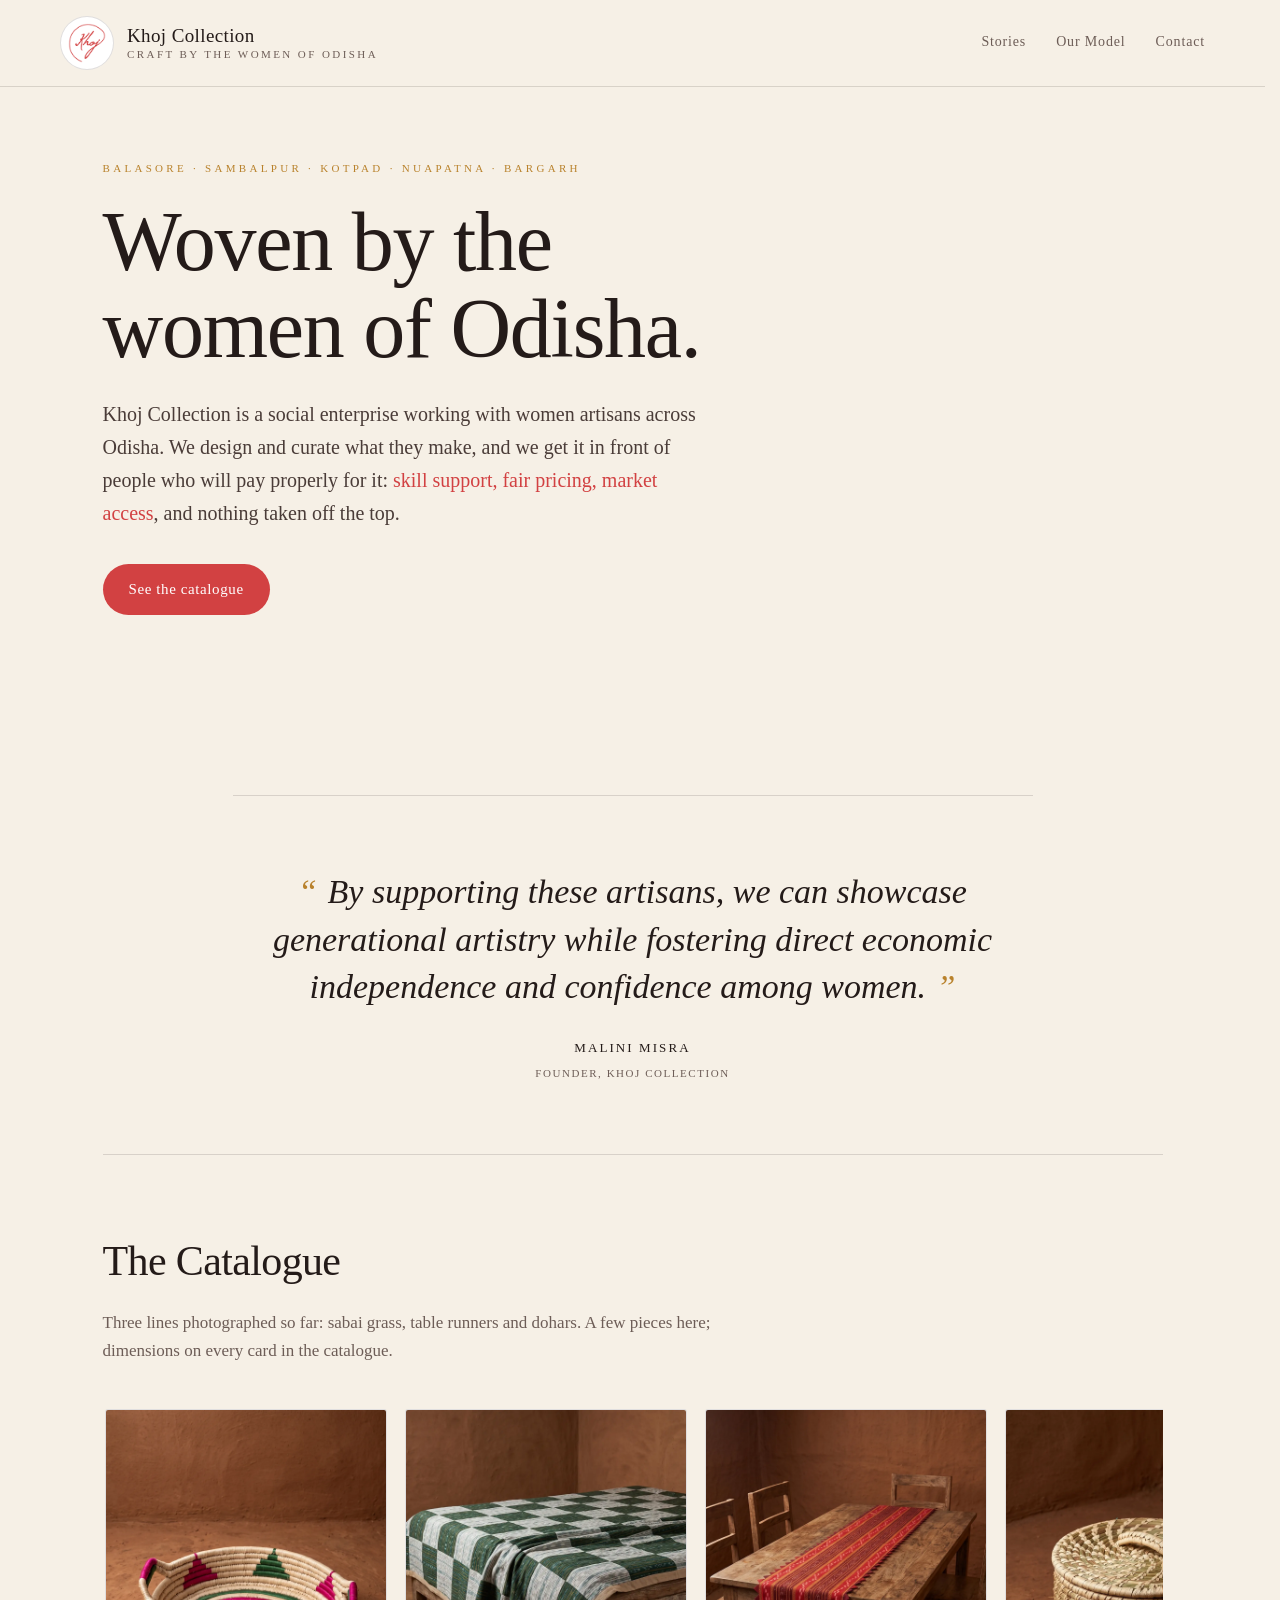
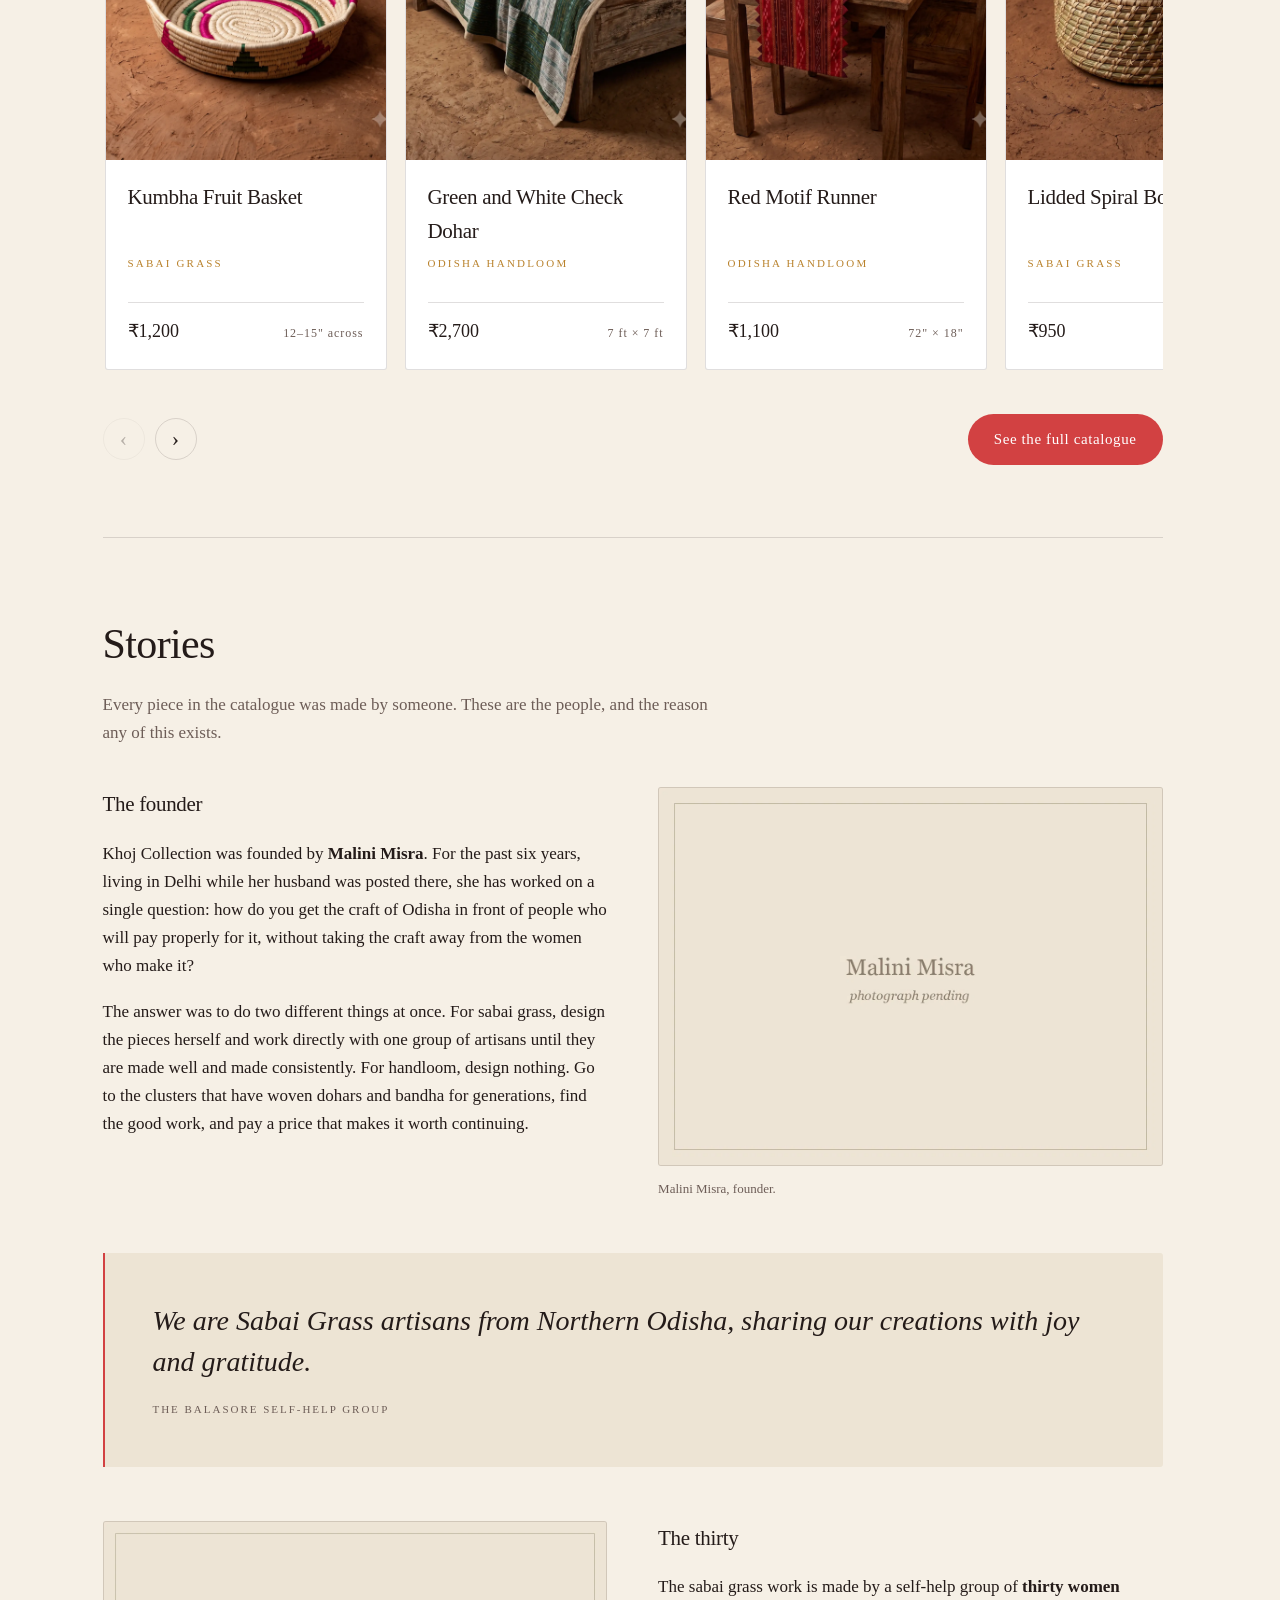
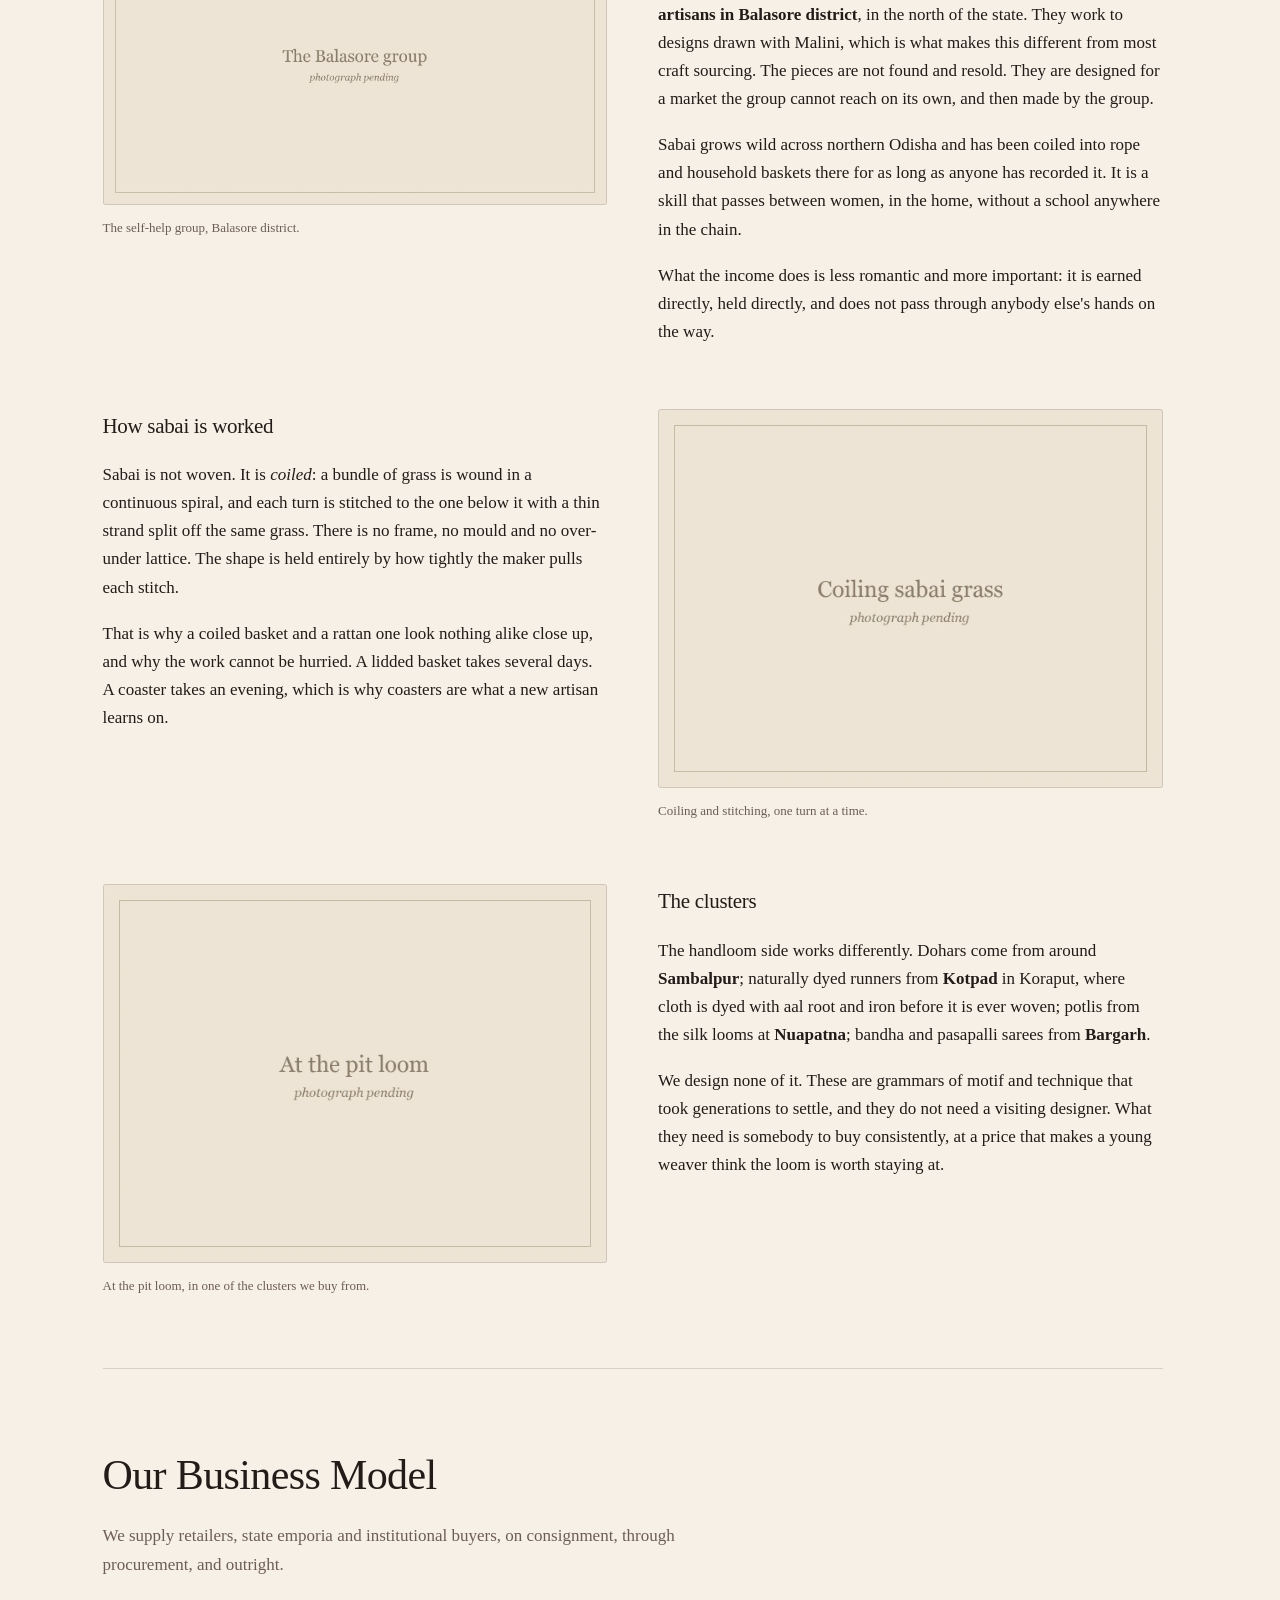
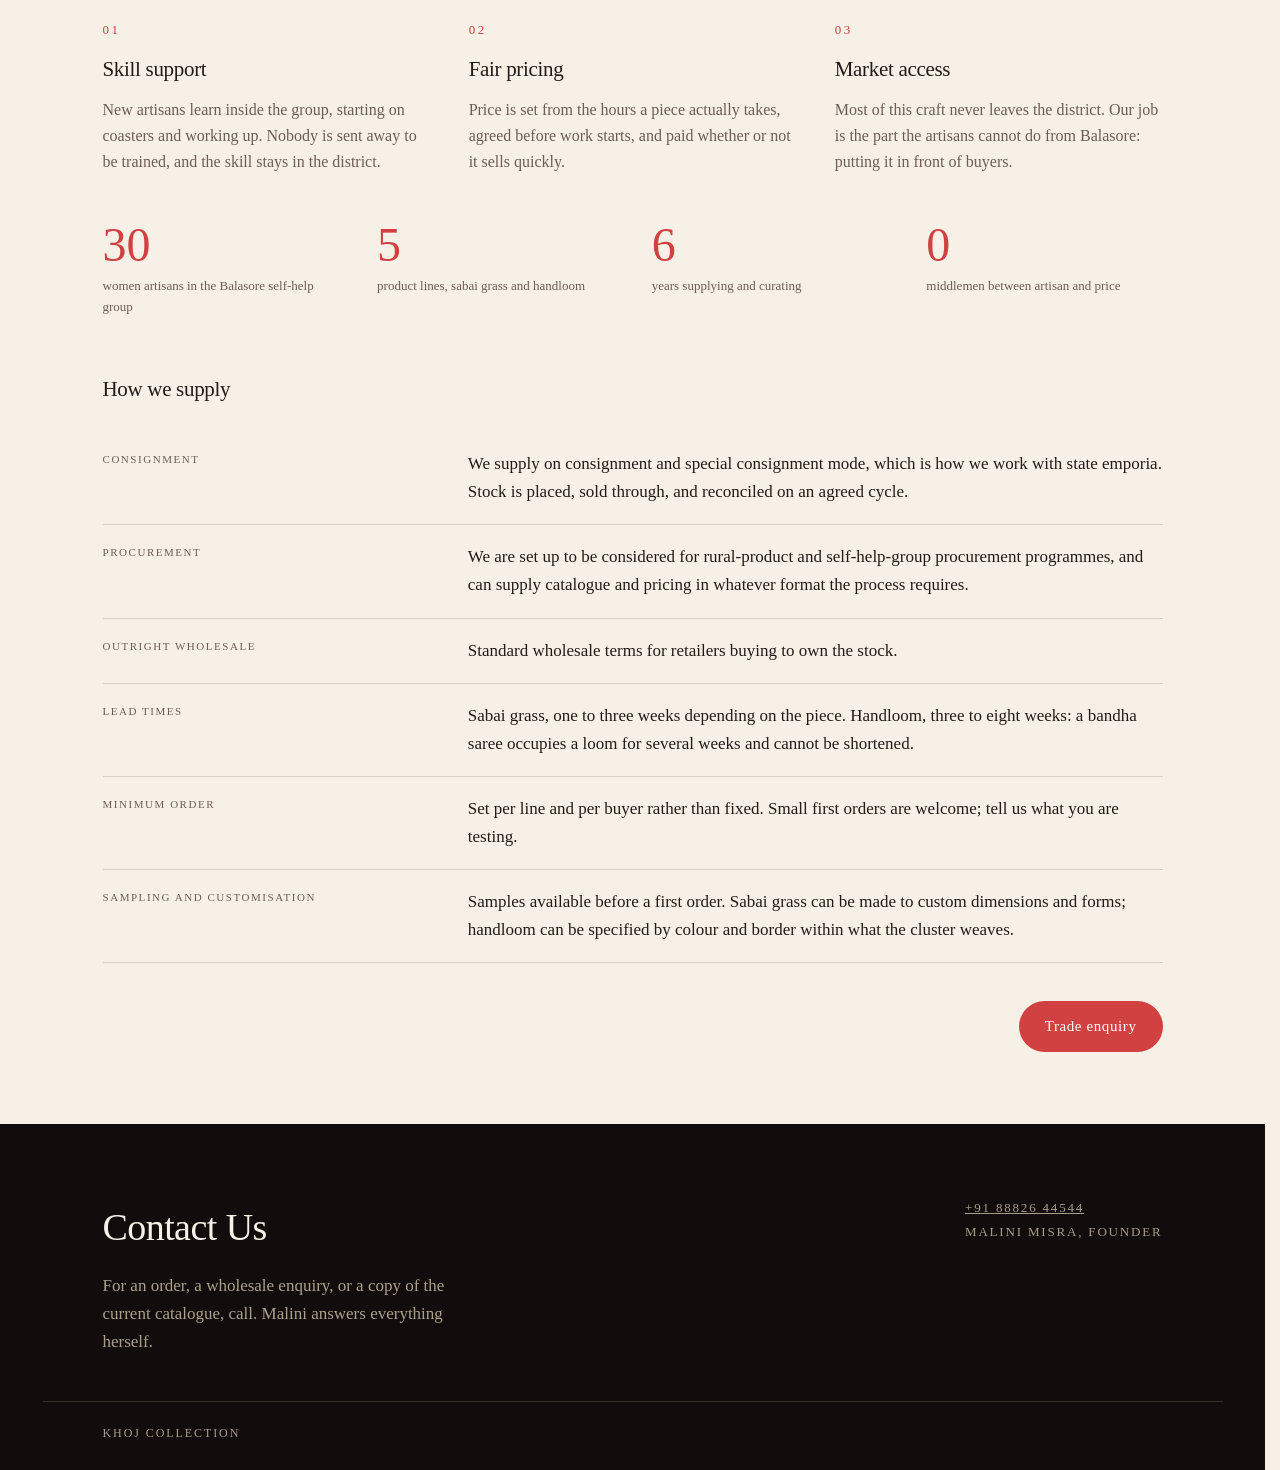
<file: index.html>
<!doctype html>
<html lang="en">
<head>
<meta charset="utf-8">
<meta name="viewport" content="width=device-width, initial-scale=1">
<title>Khoj Collection: craft by the women of Odisha</title>
<meta name="description" content="A social enterprise working with women artisans in Odisha. Sabai grass baskets coiled in Balasore, and handloom dohars, table runners, potlis and Sambalpuri sarees curated from the clusters.">
<link rel="canonical" href="https://khojcollection.in/">
<link rel="icon" href="assets/img/khoj-ink.png">
<link rel="apple-touch-icon" href="assets/img/khoj-ink.png">
<meta name="theme-color" content="#f6f0e6">
<meta property="og:type" content="website">
<meta property="og:site_name" content="Khoj Collection">
<meta property="og:title" content="Khoj Collection: craft by the women of Odisha">
<meta property="og:description" content="A social enterprise working with women artisans in Odisha. Sabai grass baskets coiled in Balasore, and handloom dohars, table runners, potlis and Sambalpuri sarees curated from the clusters.">
<meta property="og:url" content="https://khojcollection.in/">
<meta property="og:image" content="https://khojcollection.in/assets/img/og-card.jpg">
<meta property="og:image:width" content="1200">
<meta property="og:image:height" content="630">
<meta name="twitter:card" content="summary_large_image">
<link rel="stylesheet" href="assets/css/style.css?v=14">
<script type="application/ld+json">
{
  "@context": "https://schema.org",
  "@type": "Organization",
  "name": "Khoj Collection",
  "description": "Social enterprise working with women artisans in Odisha, India: sabai grass craft and Odisha handloom.",
  "url": "https://khojcollection.in/",
  "logo": "https://khojcollection.in/assets/img/khoj-ink.png",
  "email": "hello@khojcollection.in",
  "telephone": "+918882644544",
  "founder": { "@type": "Person", "name": "Malini Misra" },
  "areaServed": "IN",
  "knowsAbout": ["Sabai grass craft", "Odisha handloom", "Sambalpuri bandha", "Kotpad natural dye"]
}
</script>
</head>
<body>

<header class="site-head">
  <a class="brand" href="#top">
    <span class="brand-badge"><img id="brand-mark" src="assets/img/khoj-ink.png" alt=""></span>
    <span class="brand-text">
      <b>Khoj Collection</b>
      <i>Craft by the women of Odisha</i>
    </span>
  </a>
  <nav class="site-nav">
    <a href="#stories">Stories</a>
    <a href="#model">Our Model</a>
    <a href="#contact">Contact</a>
  </nav>
</header>

<main id="top">

  <section class="hero">
    <p class="eyebrow">Balasore · Sambalpur · Kotpad · Nuapatna · Bargarh</p>
    <h1>Woven by the<br>women of Odisha.</h1>
    <p class="lede">
      Khoj Collection is a social enterprise working with women artisans across
      Odisha. We design and curate what they make, and we get it in front of
      people who will pay properly for it: <b>skill support, fair pricing,
      market access</b>, and nothing taken off the top.
    </p>
    <div class="hero-cta">
      <a class="btn" href="catalogue.html">See the catalogue</a>
    </div>
  </section>

  <section class="founder-say">
    <blockquote>
      By supporting these artisans, we can showcase generational artistry while
      fostering direct economic independence and confidence among women.
    </blockquote>
    <cite>Malini Misra<span>Founder, Khoj Collection</span></cite>
  </section>

  <section class="glimpse" id="glimpse">
    <div class="section-head">
      <h2>The Catalogue</h2>
      <p>Three lines photographed so far: sabai grass, table runners and
         dohars. A few pieces here; dimensions on every card in the
         catalogue.</p>
    </div>

    <div class="rail" id="glimpse-rail" tabindex="0" role="region"
         aria-label="A few pieces from the catalogue">
      <a class="rail-card" href="catalogue.html#sabai-handled-serving-tray">
        <div class="card-shot">
          <img src="assets/img/products/sabai/handled-serving-tray/hero.webp" width="1200" height="1500"
               loading="lazy" decoding="async" alt="Kumbha Fruit Basket.">
        </div>
        <div class="card-body">
          <h3>Kumbha Fruit Basket</h3>
          <p class="card-place">Sabai grass</p>
          <p class="card-foot"><b>₹1,200</b><span>12–15" across</span></p>
        </div>
      </a>
      <a class="rail-card" href="catalogue.html#dohar-green-white-check">
        <div class="card-shot">
          <img src="assets/img/products/dohar/green-white-check/hero.webp" width="1200" height="1500"
               loading="lazy" decoding="async" alt="Green and White Check Dohar.">
        </div>
        <div class="card-body">
          <h3>Green and White Check Dohar</h3>
          <p class="card-place">Odisha handloom</p>
          <p class="card-foot"><b>₹2,700</b><span>7 ft × 7 ft</span></p>
        </div>
      </a>
      <a class="rail-card" href="catalogue.html#runner-red-motif-border">
        <div class="card-shot">
          <img src="assets/img/products/runner/red-motif-border/hero.webp" width="1200" height="1500"
               loading="lazy" decoding="async" alt="Red Motif Runner.">
        </div>
        <div class="card-body">
          <h3>Red Motif Runner</h3>
          <p class="card-place">Odisha handloom</p>
          <p class="card-foot"><b>₹1,100</b><span>72" × 18"</span></p>
        </div>
      </a>
      <a class="rail-card" href="catalogue.html#sabai-spiral-lidded-box">
        <div class="card-shot">
          <img src="assets/img/products/sabai/spiral-lidded-box/hero.webp" width="1200" height="1500"
               loading="lazy" decoding="async" alt="Lidded Spiral Box.">
        </div>
        <div class="card-body">
          <h3>Lidded Spiral Box</h3>
          <p class="card-place">Sabai grass</p>
          <p class="card-foot"><b>₹950</b><span>9" across · 4" tall</span></p>
        </div>
      </a>
      <a class="rail-card" href="catalogue.html#runner-multicolour-tassel">
        <div class="card-shot">
          <img src="assets/img/products/runner/multicolour-tassel/hero.webp" width="1200" height="1500"
               loading="lazy" decoding="async" alt="Multicolor Patchwork Tasselled Runner.">
        </div>
        <div class="card-body">
          <h3>Multicolor Patchwork Tasselled Runner</h3>
          <p class="card-place">Odisha handloom</p>
          <p class="card-foot"><b>₹1,100</b><span>72" × 18"</span></p>
        </div>
      </a>
      <a class="rail-card" href="catalogue.html#dohar-saffron-teal-check">
        <div class="card-shot">
          <img src="assets/img/products/dohar/saffron-teal-check/hero.webp" width="1200" height="1500"
               loading="lazy" decoding="async" alt="Saffron and Teal Check Dohar.">
        </div>
        <div class="card-body">
          <h3>Saffron and Teal Check Dohar</h3>
          <p class="card-place">Odisha handloom</p>
          <p class="card-foot"><b>₹2,700</b><span>7 ft × 7 ft</span></p>
        </div>
      </a>
    </div>

    <div class="rail-foot">
      <div class="rail-nav">
        <button class="rail-btn" type="button" data-dir="-1" aria-label="Scroll left">&#8249;</button>
        <button class="rail-btn" type="button" data-dir="1" aria-label="Scroll right">&#8250;</button>
      </div>
      <a class="btn" href="catalogue.html">See the full catalogue</a>
    </div>
  </section>

  <section class="story" id="stories">
    <div class="section-head">
      <h2>Stories</h2>
      <p>Every piece in the catalogue was made by someone. These are the people,
         and the reason any of this exists.</p>
    </div>

    <div class="story-split">
      <div class="story-body">
        <h3>The founder</h3>
        <p>Khoj Collection was founded by <b>Malini Misra</b>. For the past six
           years, living in Delhi while her husband was posted there, she has
           worked on a single question: how do you get the craft of Odisha in
           front of people who will pay properly for it, without taking the craft
           away from the women who make it?</p>
        <p>The answer was to do two different things at once. For sabai grass,
           design the pieces herself and work directly with one group of artisans
           until they are made well and made consistently. For handloom, design
           nothing. Go to the clusters that have woven dohars and bandha
           for generations, find the good work, and pay a price that makes it
           worth continuing.</p>
      </div>
      <figure class="story-fig">
        <img src="assets/img/stories/founder.webp" width="1200" height="900"
             loading="lazy" decoding="async"
             alt="Malini Misra, founder of Khoj Collection.">
        <figcaption>Malini Misra, founder.</figcaption>
      </figure>
    </div>

    <div class="pull">
      <blockquote>
        We are Sabai Grass artisans from Northern Odisha, sharing our creations
        with joy and gratitude.
      </blockquote>
      <cite>The Balasore self-help group</cite>
    </div>

    <div class="story-split">
      <figure class="story-fig">
        <img src="assets/img/people/balasore-group.webp" width="1600" height="900"
             loading="lazy" decoding="async"
             alt="Artisans of the Balasore self-help group at work.">
        <figcaption>The self-help group, Balasore district.</figcaption>
      </figure>
      <div class="story-body">
        <h3>The thirty</h3>
        <p>The sabai grass work is made by a self-help group of <b>thirty women
           artisans in Balasore district</b>, in the north of the state. They work
           to designs drawn with Malini, which is what makes this different
           from most craft sourcing. The pieces are not found and resold. They are
           designed for a market the group cannot reach on its own, and then made
           by the group.</p>
        <p>Sabai grows wild across northern Odisha and has been coiled into rope
           and household baskets there for as long as anyone has recorded it. It
           is a skill that passes between women, in the home, without a school
           anywhere in the chain.</p>
        <p>What the income does is less romantic and more important: it is earned
           directly, held directly, and does not pass through anybody else's hands
           on the way.</p>
      </div>
    </div>

    <div class="story-split">
      <div class="story-body">
        <h3>How sabai is worked</h3>
        <p>Sabai is not woven. It is <em>coiled</em>: a bundle of grass is
           wound in a continuous spiral, and each turn is stitched to the one below
           it with a thin strand split off the same grass. There is no frame, no
           mould and no over-under lattice. The shape is held entirely by how
           tightly the maker pulls each stitch.</p>
        <p>That is why a coiled basket and a rattan one look nothing alike close
           up, and why the work cannot be hurried. A lidded basket takes several
           days. A coaster takes an evening, which is why coasters are what
           a new artisan learns on.</p>
      </div>
      <figure class="story-fig">
        <img src="assets/img/stories/coiling.webp" width="1200" height="900"
             loading="lazy" decoding="async"
             alt="Sabai grass being coiled and stitched by hand.">
        <figcaption>Coiling and stitching, one turn at a time.</figcaption>
      </figure>
    </div>

    <div class="story-split">
      <figure class="story-fig">
        <img src="assets/img/stories/loom.webp" width="1200" height="900"
             loading="lazy" decoding="async"
             alt="A weaver at a pit loom in an Odisha handloom cluster.">
        <figcaption>At the pit loom, in one of the clusters we buy from.</figcaption>
      </figure>
      <div class="story-body">
        <h3>The clusters</h3>
        <p>The handloom side works differently. Dohars come from around
           <b>Sambalpur</b>; naturally dyed runners from <b>Kotpad</b> in Koraput,
           where cloth is dyed with aal root and iron before it is ever woven;
           potlis from the silk looms at <b>Nuapatna</b>; bandha and pasapalli
           sarees from <b>Bargarh</b>.</p>
        <p>We design none of it. These are grammars of motif and technique that
           took generations to settle, and they do not need a visiting designer.
           What they need is somebody to buy consistently, at a price that makes a
           young weaver think the loom is worth staying at.</p>
      </div>
    </div>
  </section>

  <section class="model" id="model">
    <div class="section-head">
      <h2>Our Business Model</h2>
      <p>We supply retailers, state emporia and institutional buyers, on
         consignment, through procurement, and outright.</p>
    </div>

    <ol class="steps">
      <li>
        <span class="step-n">01</span>
        <h3>Skill support</h3>
        <p>New artisans learn inside the group, starting on coasters and working
           up. Nobody is sent away to be trained, and the skill stays in the
           district.</p>
      </li>
      <li>
        <span class="step-n">02</span>
        <h3>Fair pricing</h3>
        <p>Price is set from the hours a piece actually takes, agreed before work
           starts, and paid whether or not it sells quickly.</p>
      </li>
      <li>
        <span class="step-n">03</span>
        <h3>Market access</h3>
        <p>Most of this craft never leaves the district. Our job is the part the
           artisans cannot do from Balasore: putting it in front of buyers.</p>
      </li>
    </ol>

    <ul class="stat-row">
      <li><b>30</b><span>women artisans in the Balasore self-help group</span></li>
      <li><b>5</b><span>product lines, sabai grass and handloom</span></li>
      <li><b>6</b><span>years supplying and curating</span></li>
      <li><b>0</b><span>middlemen between artisan and price</span></li>
    </ul>

    <h3 class="model-sub">How we supply</h3>
    <ul class="terms">
      <li>
        <b>Consignment</b>
        <p>We supply on consignment and special consignment mode, which is how we
           work with state emporia. Stock is placed, sold through, and reconciled
           on an agreed cycle.</p>
      </li>
      <li>
        <b>Procurement</b>
        <p>We are set up to be considered for rural-product and
           self-help-group procurement programmes, and can supply catalogue and
           pricing in whatever format the process requires.</p>
      </li>
      <li>
        <b>Outright wholesale</b>
        <p>Standard wholesale terms for retailers buying to own the stock.</p>
      </li>
      <li>
        <b>Lead times</b>
        <p>Sabai grass, one to three weeks depending on the piece. Handloom, three
           to eight weeks: a bandha saree occupies a loom for several weeks
           and cannot be shortened.</p>
      </li>
      <li>
        <b>Minimum order</b>
        <p>Set per line and per buyer rather than fixed. Small first orders are
           welcome; tell us what you are testing.</p>
      </li>
      <li>
        <b>Sampling and customisation</b>
        <p>Samples available before a first order. Sabai grass can be made to
           custom dimensions and forms; handloom can be specified by colour and
           border within what the cluster weaves.</p>
      </li>
    </ul>

    <div class="trade-cta">
      <a class="btn" href="mailto:hello@khojcollection.in?subject=Trade%20enquiry">Trade enquiry</a>
    </div>
  </section>

</main>

<footer class="site-foot" id="contact">
  <div class="foot-main">
    <div class="foot-say">
      <h2>Contact Us</h2>
      <p>For an order, a wholesale enquiry, or a copy of the current catalogue,
         call. Malini answers everything herself.</p>
    </div>
    <div class="foot-reach">
      <p class="foot-addr">
        <a href="tel:+918882644544">+91 88826 44544</a><br>
        Malini Misra, Founder
      </p>
    </div>
  </div>
  <div class="foot-bar">
    <span>Khoj Collection</span>
  </div>
</footer>

<script src="assets/js/rail.js?v=9"></script>
</body>
</html>
</file>
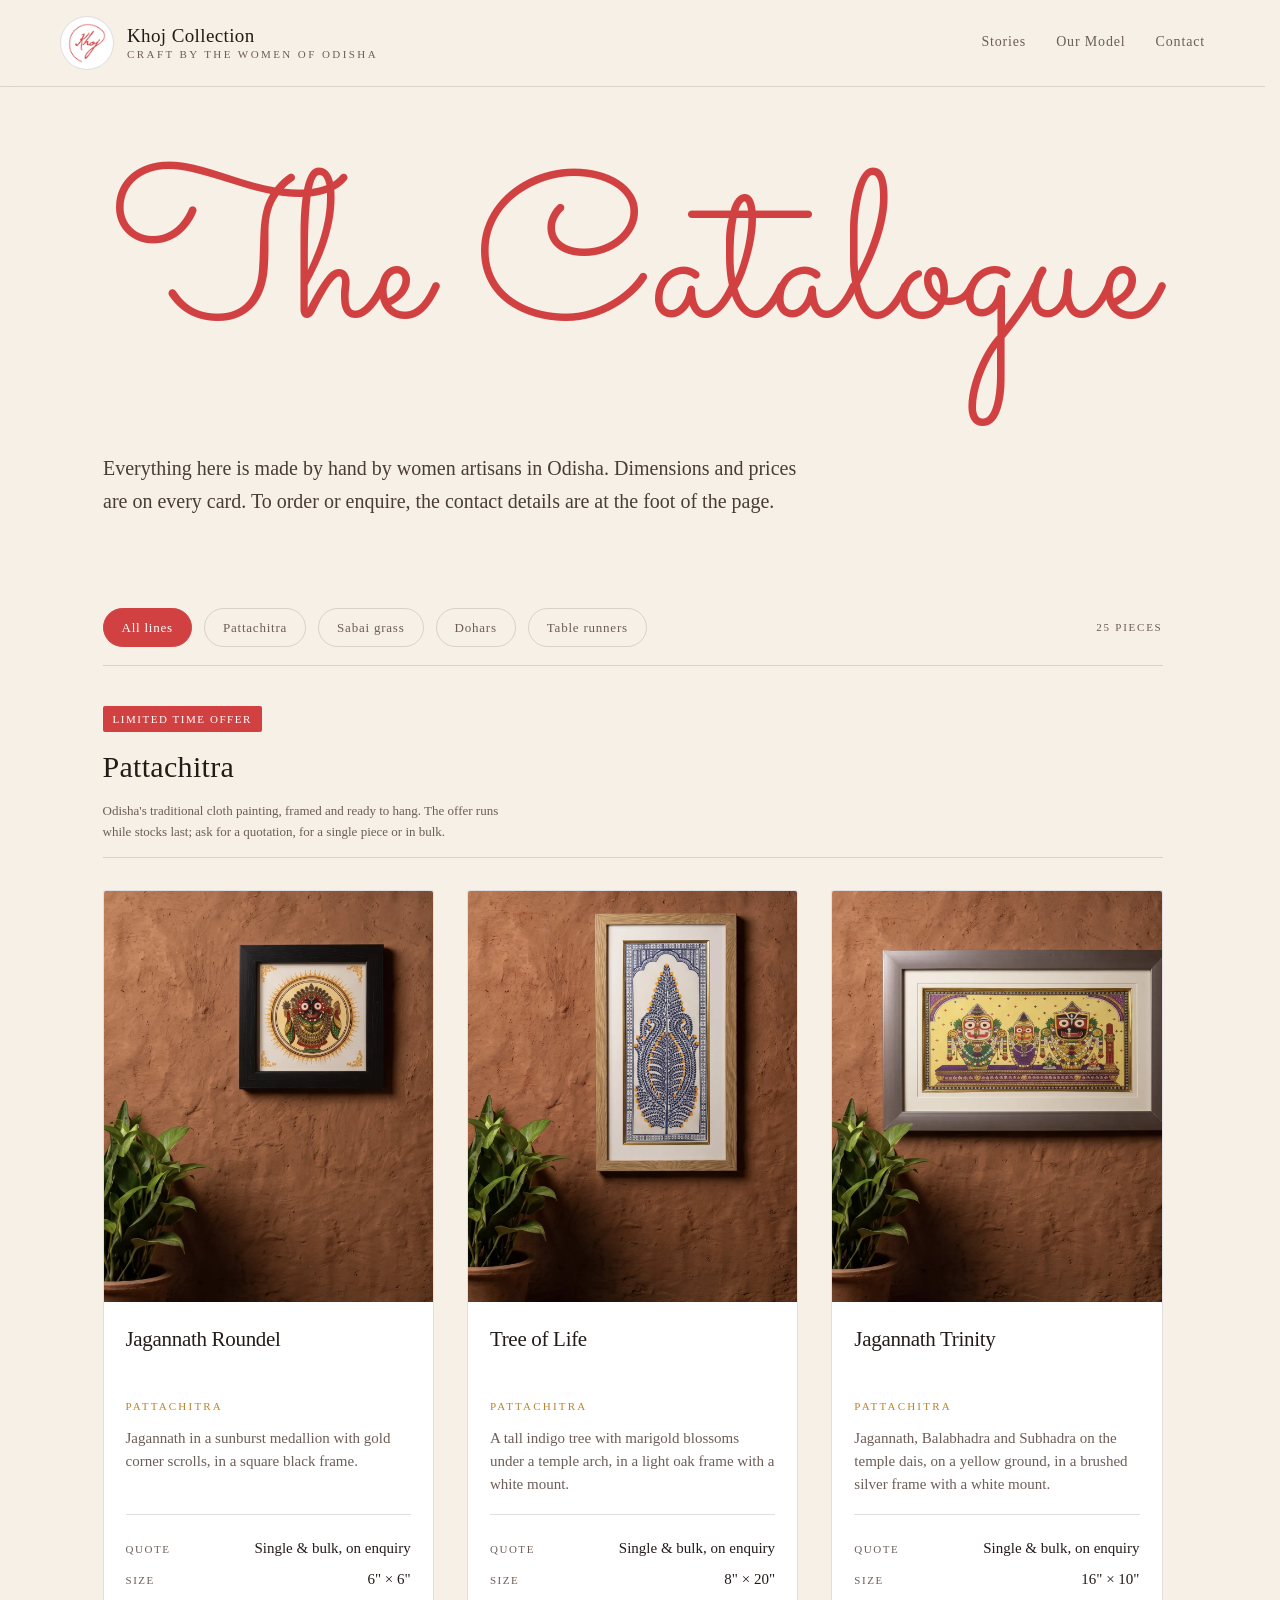
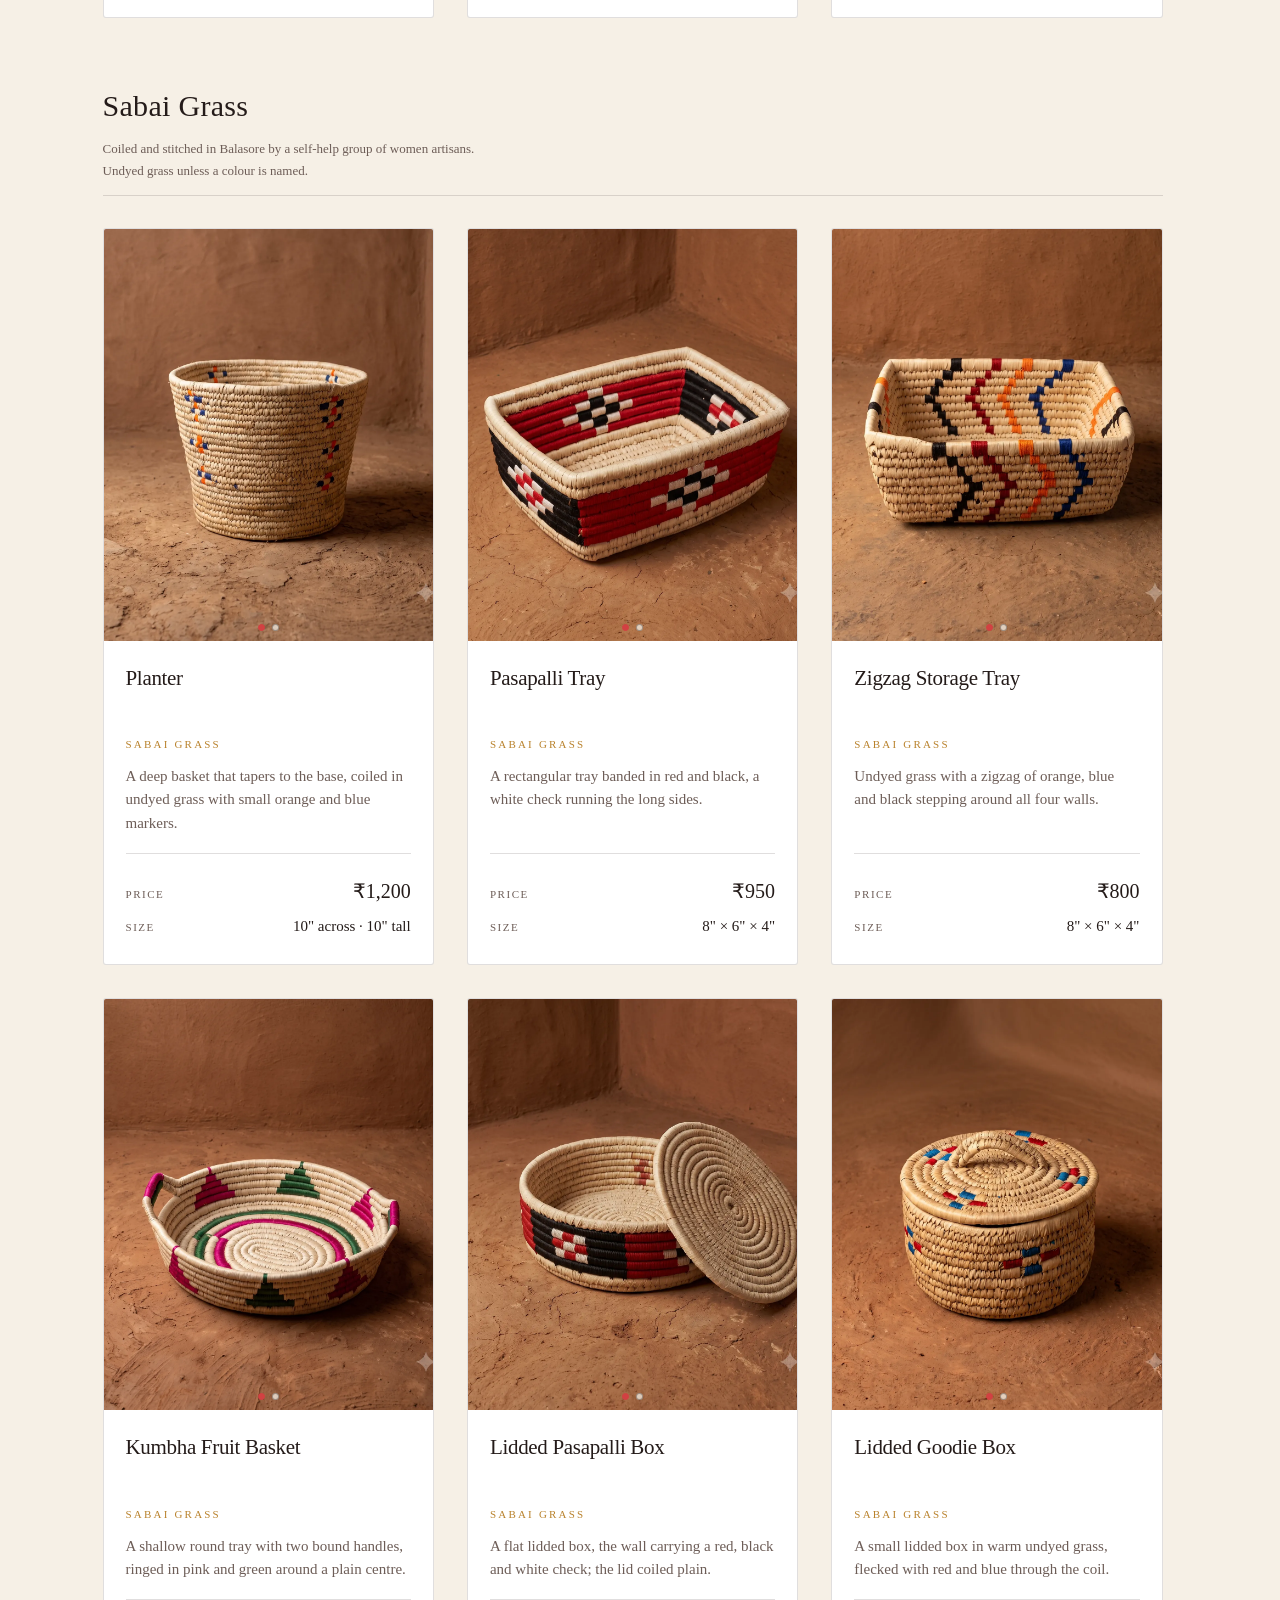
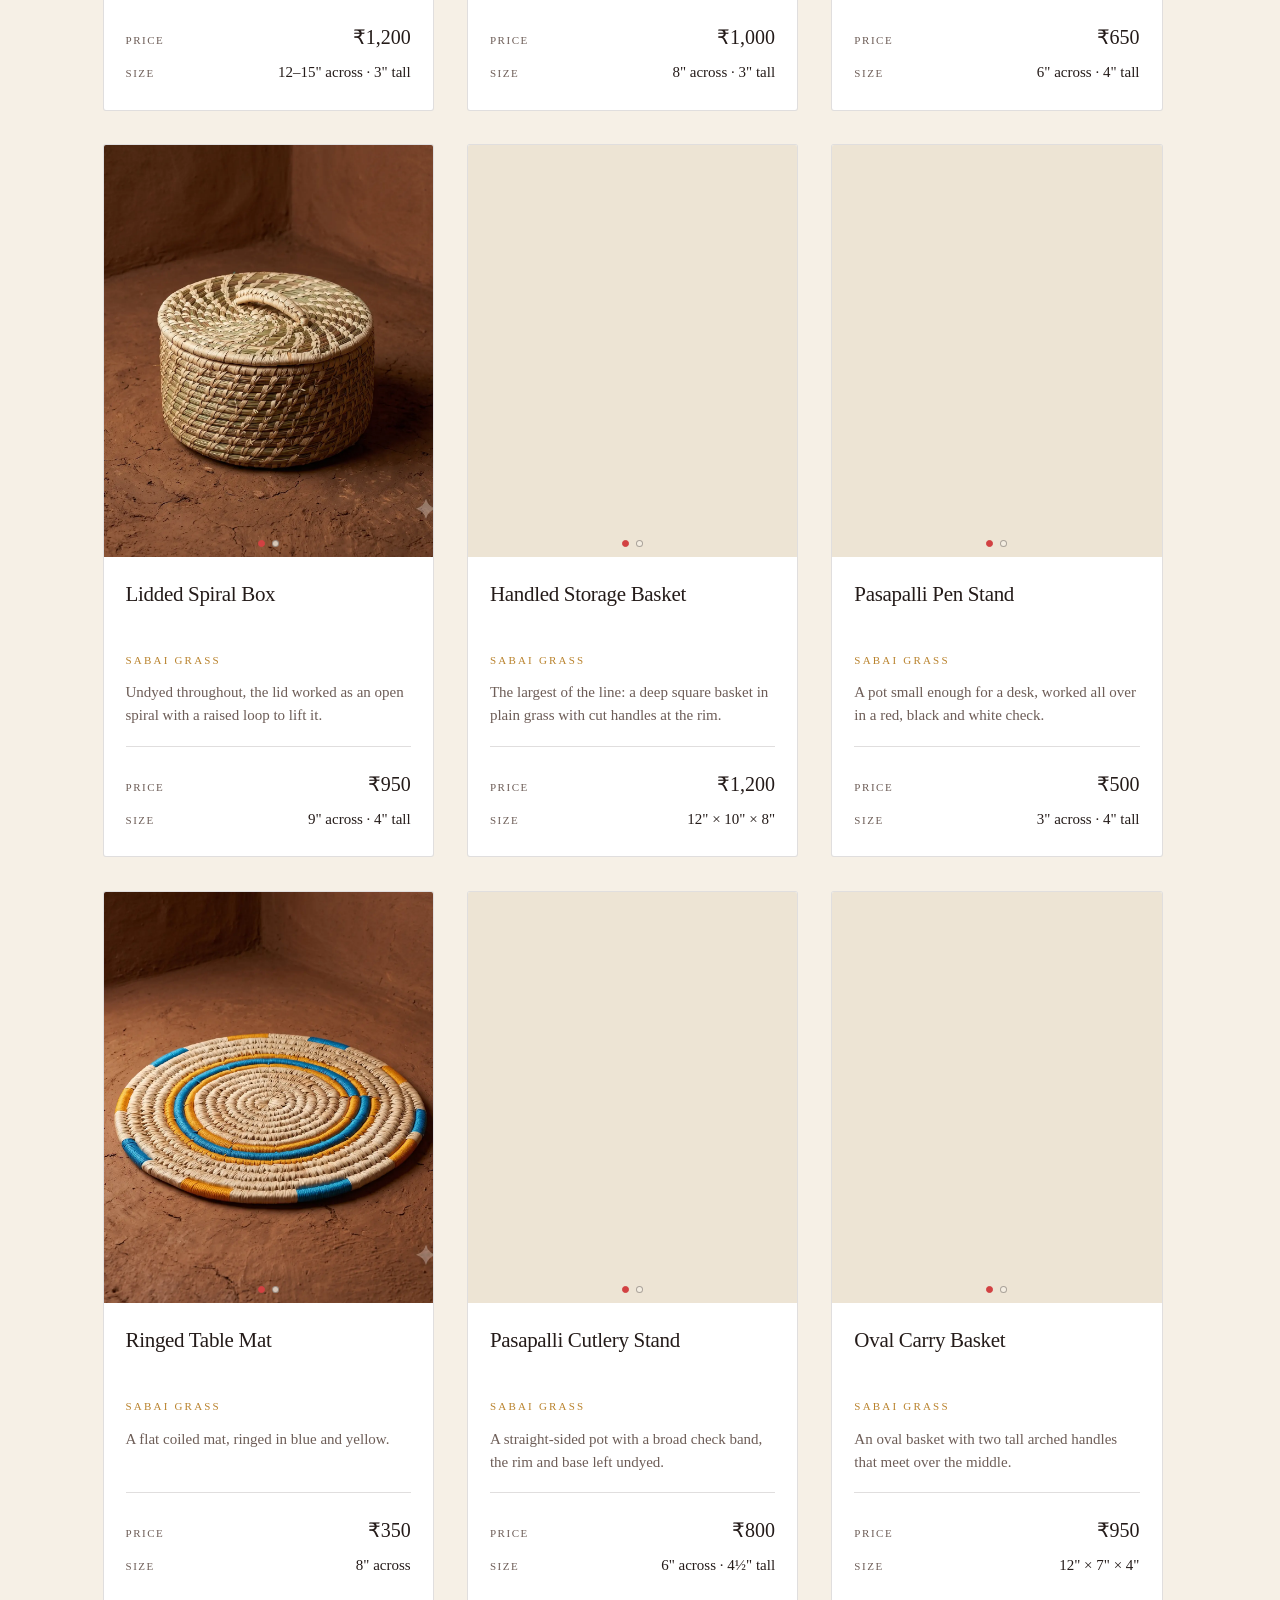
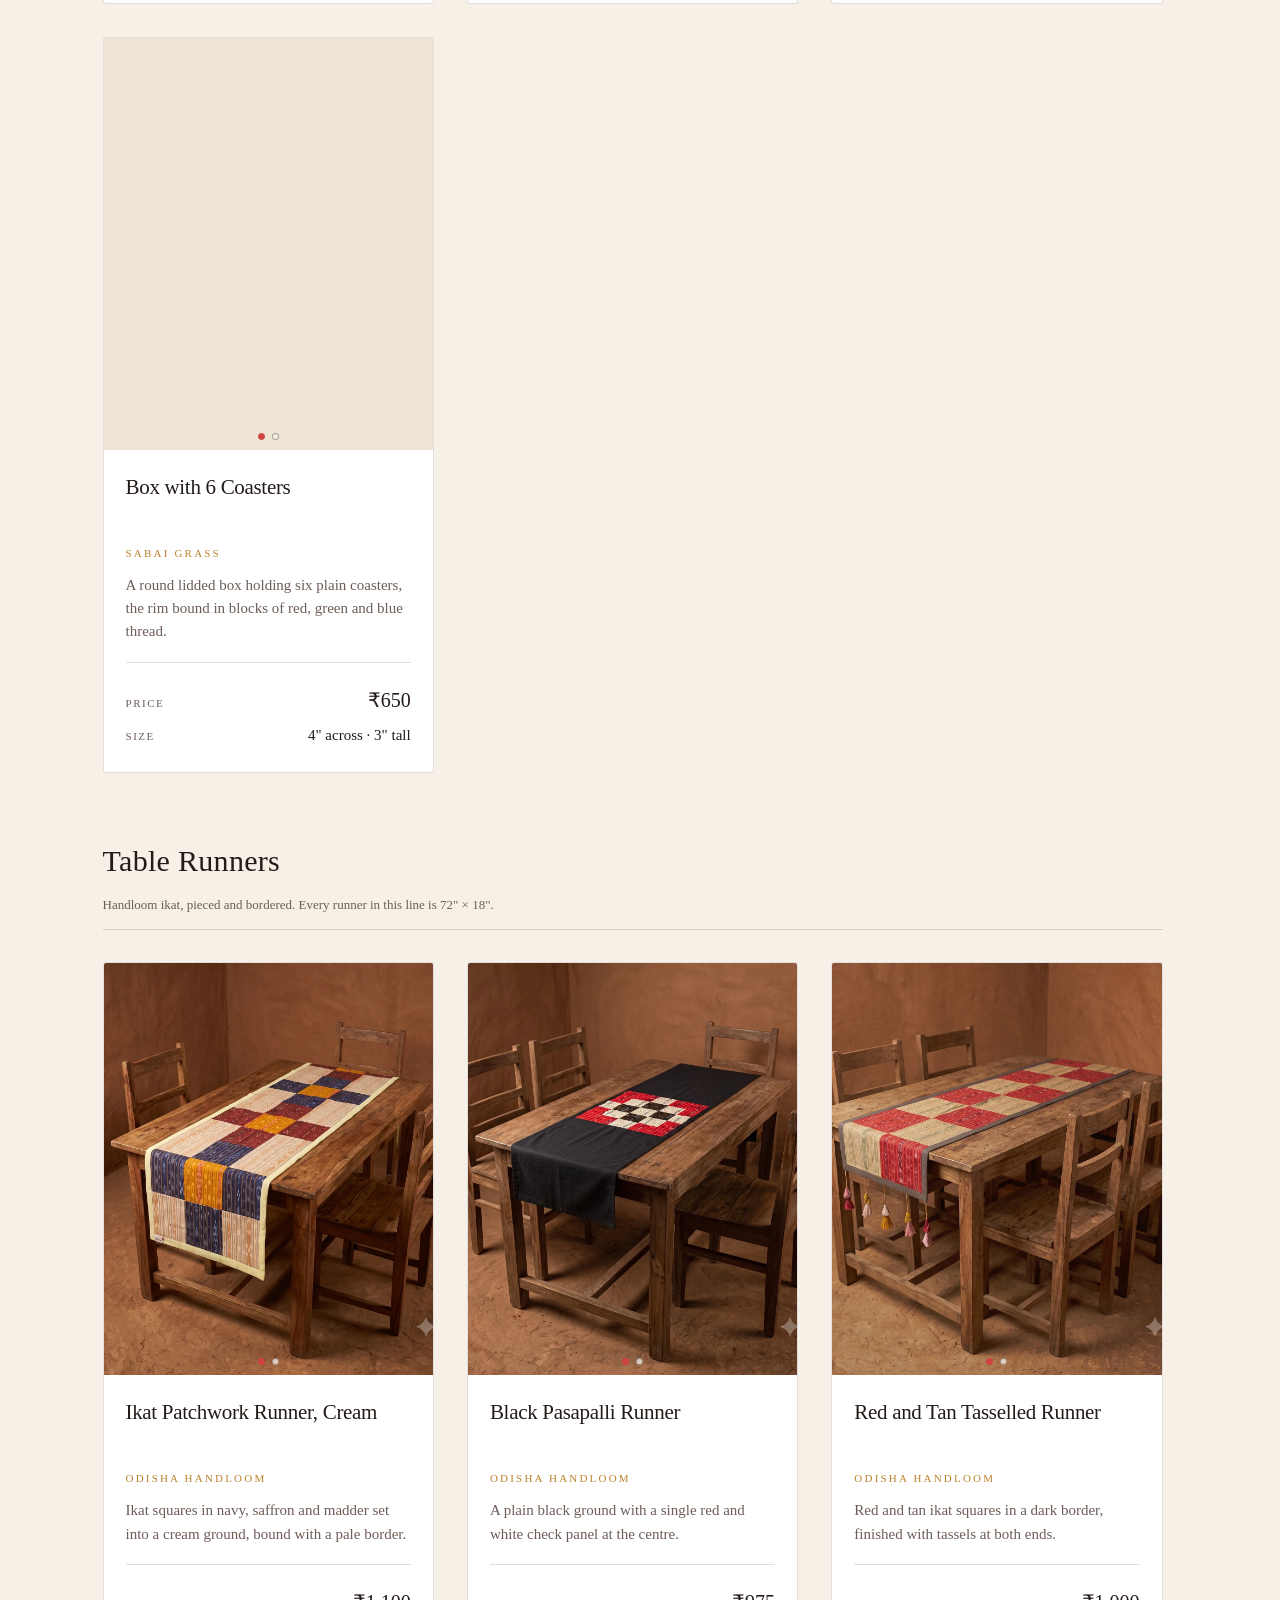
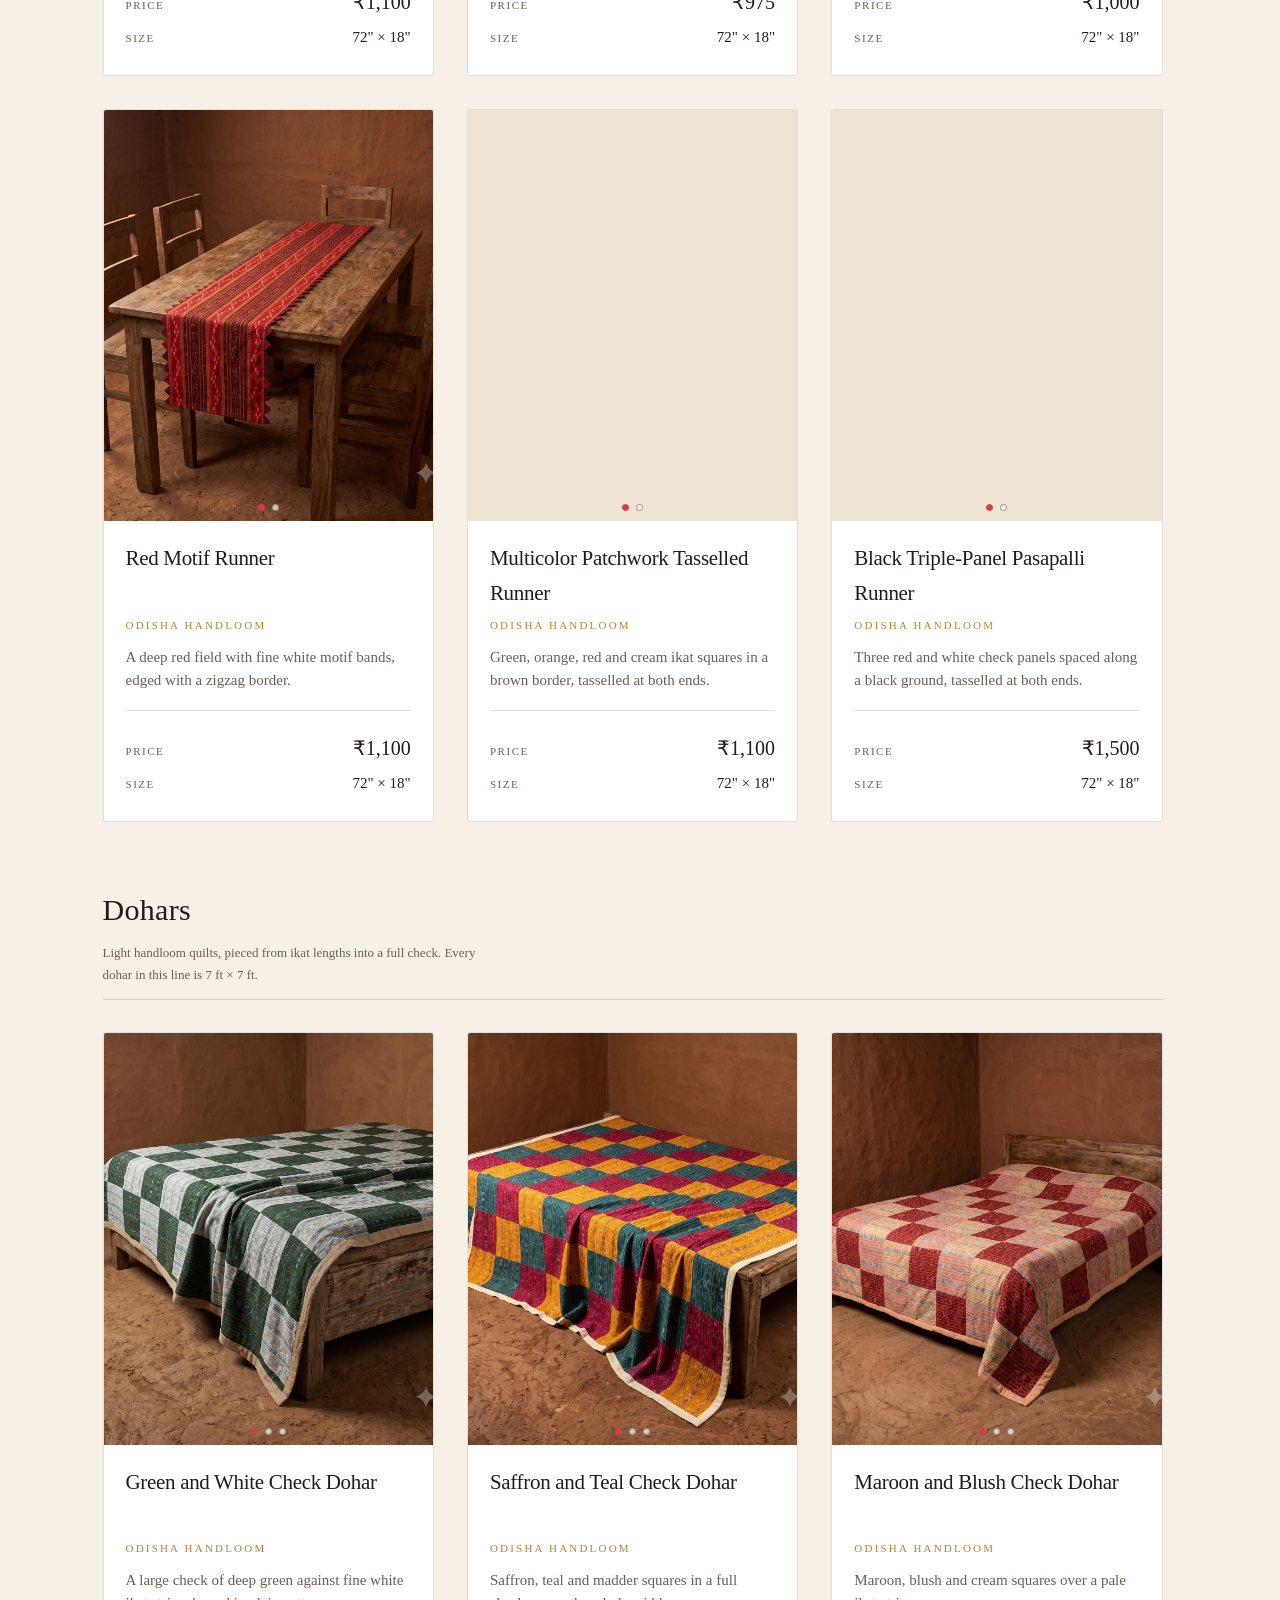
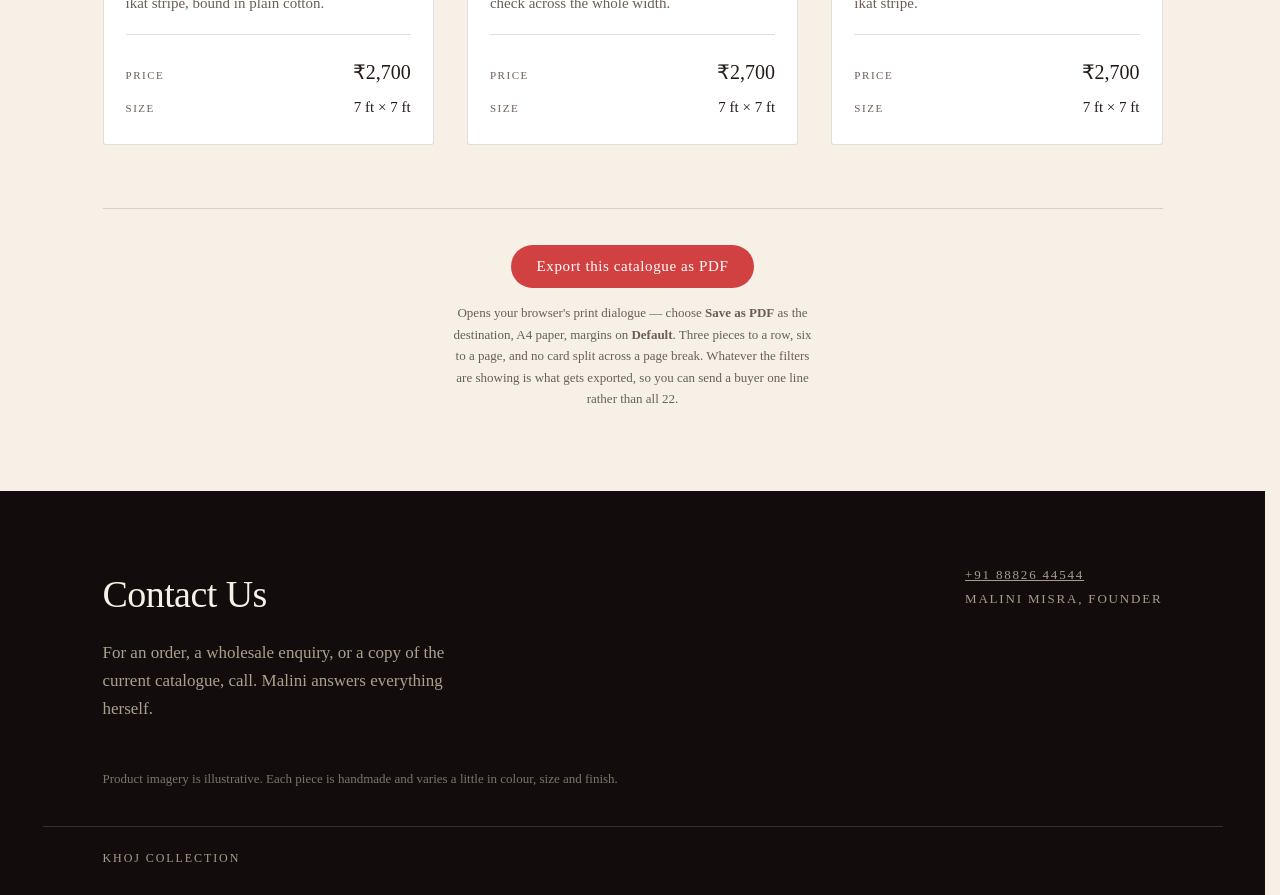
<file: catalogue.html>
<!doctype html>
<html lang="en">
<head>
<meta charset="utf-8">
<meta name="viewport" content="width=device-width, initial-scale=1">
<title>Catalogue | Khoj Collection</title>
<meta name="description" content="Sabai grass baskets coiled in Balasore, and Odisha handloom table runners and dohars. Made by women artisans; dimensions stated on every card.">
<link rel="canonical" href="https://khojcollection.in/catalogue">
<link rel="icon" href="assets/img/khoj-ink.png">
<link rel="apple-touch-icon" href="assets/img/khoj-ink.png">
<meta name="theme-color" content="#f6f0e6">
<meta property="og:type" content="website">
<meta property="og:site_name" content="Khoj Collection">
<meta property="og:title" content="Catalogue | Khoj Collection">
<meta property="og:description" content="Sabai grass baskets coiled in Balasore, and Odisha handloom table runners and dohars. Made by women artisans; dimensions stated on every card.">
<meta property="og:url" content="https://khojcollection.in/catalogue">
<meta property="og:image" content="https://khojcollection.in/assets/img/og-card.jpg">
<meta property="og:image:width" content="1200">
<meta property="og:image:height" content="630">
<meta name="twitter:card" content="summary_large_image">
<link rel="stylesheet" href="assets/css/style.css?v=14">
</head>
<body>

<header class="site-head">
  <a class="brand" href="index.html">
    <span class="brand-badge"><img id="brand-mark" src="assets/img/khoj-ink.png" alt=""></span>
    <span class="brand-text">
      <b>Khoj Collection</b>
      <i>Craft by the women of Odisha</i>
    </span>
  </a>
  <nav class="site-nav">
    <a href="index.html#stories">Stories</a>
    <a href="index.html#model">Our Model</a>
    <a href="#contact">Contact</a>
  </nav>
</header>

<main id="top">
  <section class="page-head">
    <h1>The Catalogue</h1>
    <p class="lede">
      Everything here is made by hand by women artisans in Odisha. Dimensions
      and prices are on every card. To order or enquire, the contact details
      are at the foot of the page.
    </p>
  </section>

  <section class="products" id="catalogue">
    <div class="filter-bar">
      <div class="filters" id="filters" hidden></div>
      <p class="filter-count" id="filter-count" aria-live="polite" role="status"></p>
    </div>

    <section class="cat-block cat-offer" id="cat-pattachitra" data-cat-block="pattachitra">
      <header class="cat-head">
        <p class="offer-tag">Limited time offer</p>
        <h2>Pattachitra</h2>
        <p>Odisha's traditional cloth painting, framed and ready to hang. The offer runs while stocks last; ask for a quotation, for a single piece or in bulk.</p>
      </header>
      <div class="grid" data-cat-grid="pattachitra">
      <article class="card" id="jagannath-roundel" data-cat="pattachitra">
        <div class="card-gallery" tabindex="0" role="group" aria-label="Photographs of Jagannath Roundel">
          <div class="card-frames">
            <img class="is-on" src="assets/img/products/pattachitra/jagannath-roundel/hero.webp" srcset="assets/img/products/pattachitra/jagannath-roundel/hero.webp 1200w, assets/img/products/pattachitra/jagannath-roundel/hero@2x.webp 1297w" sizes="(max-width: 640px) 90vw, 320px" width="1200" height="1500" loading="lazy" decoding="async" alt="Jagannath Roundel.">
          </div>
        </div>
        <div class="card-body">
          <h3>Jagannath Roundel</h3>
          <p class="card-place">Pattachitra</p>
          <p class="card-note">Jagannath in a sunburst medallion with gold corner scrolls, in a square black frame.</p>
          <dl class="card-meta">
            <div><dt>Quote</dt><dd>Single &amp; bulk, on enquiry</dd></div>
            <div><dt>Size</dt><dd>6" × 6"</dd></div>
          </dl>
        </div>
      </article>
      <article class="card" id="tree-of-life-panel" data-cat="pattachitra">
        <div class="card-gallery" tabindex="0" role="group" aria-label="Photographs of Tree of Life">
          <div class="card-frames">
            <img class="is-on" src="assets/img/products/pattachitra/tree-of-life-panel/hero.webp" srcset="assets/img/products/pattachitra/tree-of-life-panel/hero.webp 1200w, assets/img/products/pattachitra/tree-of-life-panel/hero@2x.webp 1364w" sizes="(max-width: 640px) 90vw, 320px" width="1200" height="1500" loading="lazy" decoding="async" alt="Tree of Life.">
          </div>
        </div>
        <div class="card-body">
          <h3>Tree of Life</h3>
          <p class="card-place">Pattachitra</p>
          <p class="card-note">A tall indigo tree with marigold blossoms under a temple arch, in a light oak frame with a white mount.</p>
          <dl class="card-meta">
            <div><dt>Quote</dt><dd>Single &amp; bulk, on enquiry</dd></div>
            <div><dt>Size</dt><dd>8" × 20"</dd></div>
          </dl>
        </div>
      </article>
      <article class="card" id="jagannath-trinity-panel" data-cat="pattachitra">
        <div class="card-gallery" tabindex="0" role="group" aria-label="Photographs of Jagannath Trinity">
          <div class="card-frames">
            <img class="is-on" src="assets/img/products/pattachitra/jagannath-trinity-panel/hero.webp" srcset="assets/img/products/pattachitra/jagannath-trinity-panel/hero.webp 1200w, assets/img/products/pattachitra/jagannath-trinity-panel/hero@2x.webp 1375w" sizes="(max-width: 640px) 90vw, 320px" width="1200" height="1500" loading="lazy" decoding="async" alt="Jagannath Trinity.">
          </div>
        </div>
        <div class="card-body">
          <h3>Jagannath Trinity</h3>
          <p class="card-place">Pattachitra</p>
          <p class="card-note">Jagannath, Balabhadra and Subhadra on the temple dais, on a yellow ground, in a brushed silver frame with a white mount.</p>
          <dl class="card-meta">
            <div><dt>Quote</dt><dd>Single &amp; bulk, on enquiry</dd></div>
            <div><dt>Size</dt><dd>16" × 10"</dd></div>
          </dl>
        </div>
      </article>
      </div>
    </section>

    <section class="cat-block" id="cat-sabai" data-cat-block="sabai">
      <header class="cat-head">
        <h2>Sabai Grass</h2>
        <p>Coiled and stitched in Balasore by a self-help group of women artisans. Undyed grass unless a colour is named.</p>
      </header>
      <div class="grid" data-cat-grid="sabai">
      <article class="card" id="sabai-tapered-round-basket" data-cat="sabai" data-price="1200">
        <div class="card-gallery" tabindex="0" role="group" aria-label="Photographs of Planter">
          <div class="card-frames">
            <img class="is-on" src="assets/img/products/sabai/tapered-round-basket/hero.webp" srcset="assets/img/products/sabai/tapered-round-basket/hero.webp 1200w, assets/img/products/sabai/tapered-round-basket/hero@2x.webp 1638w" sizes="(max-width: 640px) 90vw, 320px" width="1200" height="1500" loading="lazy" decoding="async" alt="Planter.">
            <img src="assets/img/products/sabai/tapered-round-basket/detail-scale.webp" width="900" height="1125" loading="lazy" decoding="async" alt="Planter, dimension diagram with a human-scale figure.">
          </div>
          <button class="shot-nav shot-prev" type="button" data-dir="-1" aria-label="Previous photo">&#8249;</button>
          <button class="shot-nav shot-next" type="button" data-dir="1" aria-label="Next photo">&#8250;</button>
          <div class="shot-dots">
            <button class="shot-dot" type="button" aria-current="true" aria-label="Photo 1 of 2"></button>
            <button class="shot-dot" type="button" aria-current="false" aria-label="Photo 2 of 2"></button>
          </div>
        </div>
        <div class="card-body">
          <h3>Planter</h3>
          <p class="card-place">Sabai grass</p>
          <p class="card-note">A deep basket that tapers to the base, coiled in undyed grass with small orange and blue markers.</p>
          <dl class="card-meta">
            <div><dt>Price</dt><dd class="card-price">₹1,200</dd></div>
            <div><dt>Size</dt><dd>10" across · 10" tall</dd></div>
          </dl>
        </div>
      </article>
      <article class="card" id="sabai-red-check-tray" data-cat="sabai" data-price="950">
        <div class="card-gallery" tabindex="0" role="group" aria-label="Photographs of Pasapalli Tray">
          <div class="card-frames">
            <img class="is-on" src="assets/img/products/sabai/red-check-tray/hero.webp" srcset="assets/img/products/sabai/red-check-tray/hero.webp 1200w, assets/img/products/sabai/red-check-tray/hero@2x.webp 1638w" sizes="(max-width: 640px) 90vw, 320px" width="1200" height="1500" loading="lazy" decoding="async" alt="Pasapalli Tray.">
            <img src="assets/img/products/sabai/red-check-tray/detail-scale.webp" width="900" height="1125" loading="lazy" decoding="async" alt="Pasapalli Tray, dimension diagram with a human-scale figure.">
          </div>
          <button class="shot-nav shot-prev" type="button" data-dir="-1" aria-label="Previous photo">&#8249;</button>
          <button class="shot-nav shot-next" type="button" data-dir="1" aria-label="Next photo">&#8250;</button>
          <div class="shot-dots">
            <button class="shot-dot" type="button" aria-current="true" aria-label="Photo 1 of 2"></button>
            <button class="shot-dot" type="button" aria-current="false" aria-label="Photo 2 of 2"></button>
          </div>
        </div>
        <div class="card-body">
          <h3>Pasapalli Tray</h3>
          <p class="card-place">Sabai grass</p>
          <p class="card-note">A rectangular tray banded in red and black, a white check running the long sides.</p>
          <dl class="card-meta">
            <div><dt>Price</dt><dd class="card-price">₹950</dd></div>
            <div><dt>Size</dt><dd>8" × 6" × 4"</dd></div>
          </dl>
        </div>
      </article>
      <article class="card" id="sabai-zigzag-storage-tray" data-cat="sabai" data-price="800">
        <div class="card-gallery" tabindex="0" role="group" aria-label="Photographs of Zigzag Storage Tray">
          <div class="card-frames">
            <img class="is-on" src="assets/img/products/sabai/zigzag-storage-tray/hero.webp" srcset="assets/img/products/sabai/zigzag-storage-tray/hero.webp 1200w, assets/img/products/sabai/zigzag-storage-tray/hero@2x.webp 1638w" sizes="(max-width: 640px) 90vw, 320px" width="1200" height="1500" loading="lazy" decoding="async" alt="Zigzag Storage Tray.">
            <img src="assets/img/products/sabai/zigzag-storage-tray/detail-scale.webp" width="900" height="1125" loading="lazy" decoding="async" alt="Zigzag Storage Tray, dimension diagram with a human-scale figure.">
          </div>
          <button class="shot-nav shot-prev" type="button" data-dir="-1" aria-label="Previous photo">&#8249;</button>
          <button class="shot-nav shot-next" type="button" data-dir="1" aria-label="Next photo">&#8250;</button>
          <div class="shot-dots">
            <button class="shot-dot" type="button" aria-current="true" aria-label="Photo 1 of 2"></button>
            <button class="shot-dot" type="button" aria-current="false" aria-label="Photo 2 of 2"></button>
          </div>
        </div>
        <div class="card-body">
          <h3>Zigzag Storage Tray</h3>
          <p class="card-place">Sabai grass</p>
          <p class="card-note">Undyed grass with a zigzag of orange, blue and black stepping around all four walls.</p>
          <dl class="card-meta">
            <div><dt>Price</dt><dd class="card-price">₹800</dd></div>
            <div><dt>Size</dt><dd>8" × 6" × 4"</dd></div>
          </dl>
        </div>
      </article>
      <article class="card" id="sabai-handled-serving-tray" data-cat="sabai" data-price="1200">
        <div class="card-gallery" tabindex="0" role="group" aria-label="Photographs of Kumbha Fruit Basket">
          <div class="card-frames">
            <img class="is-on" src="assets/img/products/sabai/handled-serving-tray/hero.webp" srcset="assets/img/products/sabai/handled-serving-tray/hero.webp 1200w, assets/img/products/sabai/handled-serving-tray/hero@2x.webp 1638w" sizes="(max-width: 640px) 90vw, 320px" width="1200" height="1500" loading="lazy" decoding="async" alt="Kumbha Fruit Basket.">
            <img src="assets/img/products/sabai/handled-serving-tray/detail-scale.webp" width="900" height="1125" loading="lazy" decoding="async" alt="Kumbha Fruit Basket, dimension diagram with a human-scale figure.">
          </div>
          <button class="shot-nav shot-prev" type="button" data-dir="-1" aria-label="Previous photo">&#8249;</button>
          <button class="shot-nav shot-next" type="button" data-dir="1" aria-label="Next photo">&#8250;</button>
          <div class="shot-dots">
            <button class="shot-dot" type="button" aria-current="true" aria-label="Photo 1 of 2"></button>
            <button class="shot-dot" type="button" aria-current="false" aria-label="Photo 2 of 2"></button>
          </div>
        </div>
        <div class="card-body">
          <h3>Kumbha Fruit Basket</h3>
          <p class="card-place">Sabai grass</p>
          <p class="card-note">A shallow round tray with two bound handles, ringed in pink and green around a plain centre.</p>
          <dl class="card-meta">
            <div><dt>Price</dt><dd class="card-price">₹1,200</dd></div>
            <div><dt>Size</dt><dd>12–15" across · 3" tall</dd></div>
          </dl>
        </div>
      </article>
      <article class="card" id="sabai-lidded-check-box" data-cat="sabai" data-price="1000">
        <div class="card-gallery" tabindex="0" role="group" aria-label="Photographs of Lidded Pasapalli Box">
          <div class="card-frames">
            <img class="is-on" src="assets/img/products/sabai/lidded-check-box/hero.webp" srcset="assets/img/products/sabai/lidded-check-box/hero.webp 1200w, assets/img/products/sabai/lidded-check-box/hero@2x.webp 1638w" sizes="(max-width: 640px) 90vw, 320px" width="1200" height="1500" loading="lazy" decoding="async" alt="Lidded Pasapalli Box.">
            <img src="assets/img/products/sabai/lidded-check-box/detail-scale.webp" width="900" height="1125" loading="lazy" decoding="async" alt="Lidded Pasapalli Box, dimension diagram with a human-scale figure.">
          </div>
          <button class="shot-nav shot-prev" type="button" data-dir="-1" aria-label="Previous photo">&#8249;</button>
          <button class="shot-nav shot-next" type="button" data-dir="1" aria-label="Next photo">&#8250;</button>
          <div class="shot-dots">
            <button class="shot-dot" type="button" aria-current="true" aria-label="Photo 1 of 2"></button>
            <button class="shot-dot" type="button" aria-current="false" aria-label="Photo 2 of 2"></button>
          </div>
        </div>
        <div class="card-body">
          <h3>Lidded Pasapalli Box</h3>
          <p class="card-place">Sabai grass</p>
          <p class="card-note">A flat lidded box, the wall carrying a red, black and white check; the lid coiled plain.</p>
          <dl class="card-meta">
            <div><dt>Price</dt><dd class="card-price">₹1,000</dd></div>
            <div><dt>Size</dt><dd>8" across · 3" tall</dd></div>
          </dl>
        </div>
      </article>
      <article class="card" id="sabai-flecked-lidded-box" data-cat="sabai" data-price="650">
        <div class="card-gallery" tabindex="0" role="group" aria-label="Photographs of Lidded Goodie Box">
          <div class="card-frames">
            <img class="is-on" src="assets/img/products/sabai/flecked-lidded-box/hero.webp" srcset="assets/img/products/sabai/flecked-lidded-box/hero.webp 1200w, assets/img/products/sabai/flecked-lidded-box/hero@2x.webp 1638w" sizes="(max-width: 640px) 90vw, 320px" width="1200" height="1500" loading="lazy" decoding="async" alt="Lidded Goodie Box.">
            <img src="assets/img/products/sabai/flecked-lidded-box/detail-scale.webp" width="900" height="1125" loading="lazy" decoding="async" alt="Lidded Goodie Box, dimension diagram with a human-scale figure.">
          </div>
          <button class="shot-nav shot-prev" type="button" data-dir="-1" aria-label="Previous photo">&#8249;</button>
          <button class="shot-nav shot-next" type="button" data-dir="1" aria-label="Next photo">&#8250;</button>
          <div class="shot-dots">
            <button class="shot-dot" type="button" aria-current="true" aria-label="Photo 1 of 2"></button>
            <button class="shot-dot" type="button" aria-current="false" aria-label="Photo 2 of 2"></button>
          </div>
        </div>
        <div class="card-body">
          <h3>Lidded Goodie Box</h3>
          <p class="card-place">Sabai grass</p>
          <p class="card-note">A small lidded box in warm undyed grass, flecked with red and blue through the coil.</p>
          <dl class="card-meta">
            <div><dt>Price</dt><dd class="card-price">₹650</dd></div>
            <div><dt>Size</dt><dd>6" across · 4" tall</dd></div>
          </dl>
        </div>
      </article>
      <article class="card" id="sabai-spiral-lidded-box" data-cat="sabai" data-price="950">
        <div class="card-gallery" tabindex="0" role="group" aria-label="Photographs of Lidded Spiral Box">
          <div class="card-frames">
            <img class="is-on" src="assets/img/products/sabai/spiral-lidded-box/hero.webp" srcset="assets/img/products/sabai/spiral-lidded-box/hero.webp 1200w, assets/img/products/sabai/spiral-lidded-box/hero@2x.webp 1638w" sizes="(max-width: 640px) 90vw, 320px" width="1200" height="1500" loading="lazy" decoding="async" alt="Lidded Spiral Box.">
            <img src="assets/img/products/sabai/spiral-lidded-box/detail-scale.webp" width="900" height="1125" loading="lazy" decoding="async" alt="Lidded Spiral Box, dimension diagram with a human-scale figure.">
          </div>
          <button class="shot-nav shot-prev" type="button" data-dir="-1" aria-label="Previous photo">&#8249;</button>
          <button class="shot-nav shot-next" type="button" data-dir="1" aria-label="Next photo">&#8250;</button>
          <div class="shot-dots">
            <button class="shot-dot" type="button" aria-current="true" aria-label="Photo 1 of 2"></button>
            <button class="shot-dot" type="button" aria-current="false" aria-label="Photo 2 of 2"></button>
          </div>
        </div>
        <div class="card-body">
          <h3>Lidded Spiral Box</h3>
          <p class="card-place">Sabai grass</p>
          <p class="card-note">Undyed throughout, the lid worked as an open spiral with a raised loop to lift it.</p>
          <dl class="card-meta">
            <div><dt>Price</dt><dd class="card-price">₹950</dd></div>
            <div><dt>Size</dt><dd>9" across · 4" tall</dd></div>
          </dl>
        </div>
      </article>
      <article class="card" id="sabai-handled-storage-basket" data-cat="sabai" data-price="1200">
        <div class="card-gallery" tabindex="0" role="group" aria-label="Photographs of Handled Storage Basket">
          <div class="card-frames">
            <img class="is-on" src="assets/img/products/sabai/handled-storage-basket/hero.webp" srcset="assets/img/products/sabai/handled-storage-basket/hero.webp 1200w, assets/img/products/sabai/handled-storage-basket/hero@2x.webp 1638w" sizes="(max-width: 640px) 90vw, 320px" width="1200" height="1500" loading="lazy" decoding="async" alt="Handled Storage Basket.">
            <img src="assets/img/products/sabai/handled-storage-basket/detail-scale.webp" width="900" height="1125" loading="lazy" decoding="async" alt="Handled Storage Basket, dimension diagram with a human-scale figure.">
          </div>
          <button class="shot-nav shot-prev" type="button" data-dir="-1" aria-label="Previous photo">&#8249;</button>
          <button class="shot-nav shot-next" type="button" data-dir="1" aria-label="Next photo">&#8250;</button>
          <div class="shot-dots">
            <button class="shot-dot" type="button" aria-current="true" aria-label="Photo 1 of 2"></button>
            <button class="shot-dot" type="button" aria-current="false" aria-label="Photo 2 of 2"></button>
          </div>
        </div>
        <div class="card-body">
          <h3>Handled Storage Basket</h3>
          <p class="card-place">Sabai grass</p>
          <p class="card-note">The largest of the line: a deep square basket in plain grass with cut handles at the rim.</p>
          <dl class="card-meta">
            <div><dt>Price</dt><dd class="card-price">₹1,200</dd></div>
            <div><dt>Size</dt><dd>12" × 10" × 8"</dd></div>
          </dl>
        </div>
      </article>
      <article class="card" id="sabai-small-check-pot" data-cat="sabai" data-price="500">
        <div class="card-gallery" tabindex="0" role="group" aria-label="Photographs of Pasapalli Pen Stand">
          <div class="card-frames">
            <img class="is-on" src="assets/img/products/sabai/small-check-pot/hero.webp" srcset="assets/img/products/sabai/small-check-pot/hero.webp 1200w, assets/img/products/sabai/small-check-pot/hero@2x.webp 1638w" sizes="(max-width: 640px) 90vw, 320px" width="1200" height="1500" loading="lazy" decoding="async" alt="Pasapalli Pen Stand.">
            <img src="assets/img/products/sabai/small-check-pot/detail-scale.webp" width="900" height="1125" loading="lazy" decoding="async" alt="Pasapalli Pen Stand, dimension diagram with a human-scale figure.">
          </div>
          <button class="shot-nav shot-prev" type="button" data-dir="-1" aria-label="Previous photo">&#8249;</button>
          <button class="shot-nav shot-next" type="button" data-dir="1" aria-label="Next photo">&#8250;</button>
          <div class="shot-dots">
            <button class="shot-dot" type="button" aria-current="true" aria-label="Photo 1 of 2"></button>
            <button class="shot-dot" type="button" aria-current="false" aria-label="Photo 2 of 2"></button>
          </div>
        </div>
        <div class="card-body">
          <h3>Pasapalli Pen Stand</h3>
          <p class="card-place">Sabai grass</p>
          <p class="card-note">A pot small enough for a desk, worked all over in a red, black and white check.</p>
          <dl class="card-meta">
            <div><dt>Price</dt><dd class="card-price">₹500</dd></div>
            <div><dt>Size</dt><dd>3" across · 4" tall</dd></div>
          </dl>
        </div>
      </article>
      <article class="card" id="sabai-ringed-round-mat" data-cat="sabai" data-price="350">
        <div class="card-gallery" tabindex="0" role="group" aria-label="Photographs of Ringed Table Mat">
          <div class="card-frames">
            <img class="is-on" src="assets/img/products/sabai/ringed-round-mat/hero.webp" srcset="assets/img/products/sabai/ringed-round-mat/hero.webp 1200w, assets/img/products/sabai/ringed-round-mat/hero@2x.webp 1638w" sizes="(max-width: 640px) 90vw, 320px" width="1200" height="1500" loading="lazy" decoding="async" alt="Ringed Table Mat.">
            <img src="assets/img/products/sabai/ringed-round-mat/detail-scale.webp" width="900" height="1125" loading="lazy" decoding="async" alt="Ringed Table Mat, dimension diagram with a human-scale figure.">
          </div>
          <button class="shot-nav shot-prev" type="button" data-dir="-1" aria-label="Previous photo">&#8249;</button>
          <button class="shot-nav shot-next" type="button" data-dir="1" aria-label="Next photo">&#8250;</button>
          <div class="shot-dots">
            <button class="shot-dot" type="button" aria-current="true" aria-label="Photo 1 of 2"></button>
            <button class="shot-dot" type="button" aria-current="false" aria-label="Photo 2 of 2"></button>
          </div>
        </div>
        <div class="card-body">
          <h3>Ringed Table Mat</h3>
          <p class="card-place">Sabai grass</p>
          <p class="card-note">A flat coiled mat, ringed in blue and yellow.</p>
          <dl class="card-meta">
            <div><dt>Price</dt><dd class="card-price">₹350</dd></div>
            <div><dt>Size</dt><dd>8" across</dd></div>
          </dl>
        </div>
      </article>
      <article class="card" id="sabai-check-band-planter" data-cat="sabai" data-price="800">
        <div class="card-gallery" tabindex="0" role="group" aria-label="Photographs of Pasapalli Cutlery Stand">
          <div class="card-frames">
            <img class="is-on" src="assets/img/products/sabai/check-band-planter/hero.webp" srcset="assets/img/products/sabai/check-band-planter/hero.webp 1200w, assets/img/products/sabai/check-band-planter/hero@2x.webp 1638w" sizes="(max-width: 640px) 90vw, 320px" width="1200" height="1500" loading="lazy" decoding="async" alt="Pasapalli Cutlery Stand.">
            <img src="assets/img/products/sabai/check-band-planter/detail-scale.webp" width="900" height="1125" loading="lazy" decoding="async" alt="Pasapalli Cutlery Stand, dimension diagram with a human-scale figure.">
          </div>
          <button class="shot-nav shot-prev" type="button" data-dir="-1" aria-label="Previous photo">&#8249;</button>
          <button class="shot-nav shot-next" type="button" data-dir="1" aria-label="Next photo">&#8250;</button>
          <div class="shot-dots">
            <button class="shot-dot" type="button" aria-current="true" aria-label="Photo 1 of 2"></button>
            <button class="shot-dot" type="button" aria-current="false" aria-label="Photo 2 of 2"></button>
          </div>
        </div>
        <div class="card-body">
          <h3>Pasapalli Cutlery Stand</h3>
          <p class="card-place">Sabai grass</p>
          <p class="card-note">A straight-sided pot with a broad check band, the rim and base left undyed.</p>
          <dl class="card-meta">
            <div><dt>Price</dt><dd class="card-price">₹800</dd></div>
            <div><dt>Size</dt><dd>6" across · 4½" tall</dd></div>
          </dl>
        </div>
      </article>
      <article class="card" id="sabai-oval-carry-basket" data-cat="sabai" data-price="950">
        <div class="card-gallery" tabindex="0" role="group" aria-label="Photographs of Oval Carry Basket">
          <div class="card-frames">
            <img class="is-on" src="assets/img/products/sabai/oval-carry-basket/hero.webp" srcset="assets/img/products/sabai/oval-carry-basket/hero.webp 1200w, assets/img/products/sabai/oval-carry-basket/hero@2x.webp 1638w" sizes="(max-width: 640px) 90vw, 320px" width="1200" height="1500" loading="lazy" decoding="async" alt="Oval Carry Basket.">
            <img src="assets/img/products/sabai/oval-carry-basket/detail-scale.webp" width="900" height="1125" loading="lazy" decoding="async" alt="Oval Carry Basket, dimension diagram with a human-scale figure.">
          </div>
          <button class="shot-nav shot-prev" type="button" data-dir="-1" aria-label="Previous photo">&#8249;</button>
          <button class="shot-nav shot-next" type="button" data-dir="1" aria-label="Next photo">&#8250;</button>
          <div class="shot-dots">
            <button class="shot-dot" type="button" aria-current="true" aria-label="Photo 1 of 2"></button>
            <button class="shot-dot" type="button" aria-current="false" aria-label="Photo 2 of 2"></button>
          </div>
        </div>
        <div class="card-body">
          <h3>Oval Carry Basket</h3>
          <p class="card-place">Sabai grass</p>
          <p class="card-note">An oval basket with two tall arched handles that meet over the middle.</p>
          <dl class="card-meta">
            <div><dt>Price</dt><dd class="card-price">₹950</dd></div>
            <div><dt>Size</dt><dd>12" × 7" × 4"</dd></div>
          </dl>
        </div>
      </article>
      <article class="card" id="sabai-coaster-box" data-cat="sabai" data-price="650">
        <div class="card-gallery" tabindex="0" role="group" aria-label="Photographs of Box with 6 Coasters">
          <div class="card-frames">
            <img class="is-on" src="assets/img/products/sabai/coaster-box/hero.webp" srcset="assets/img/products/sabai/coaster-box/hero.webp 1200w, assets/img/products/sabai/coaster-box/hero@2x.webp 1638w" sizes="(max-width: 640px) 90vw, 320px" width="1200" height="1500" loading="lazy" decoding="async" alt="Box with 6 Coasters.">
            <img src="assets/img/products/sabai/coaster-box/detail-scale.webp" width="900" height="1125" loading="lazy" decoding="async" alt="Box with 6 Coasters, dimension diagram with a human-scale figure.">
          </div>
          <button class="shot-nav shot-prev" type="button" data-dir="-1" aria-label="Previous photo">&#8249;</button>
          <button class="shot-nav shot-next" type="button" data-dir="1" aria-label="Next photo">&#8250;</button>
          <div class="shot-dots">
            <button class="shot-dot" type="button" aria-current="true" aria-label="Photo 1 of 2"></button>
            <button class="shot-dot" type="button" aria-current="false" aria-label="Photo 2 of 2"></button>
          </div>
        </div>
        <div class="card-body">
          <h3>Box with 6 Coasters</h3>
          <p class="card-place">Sabai grass</p>
          <p class="card-note">A round lidded box holding six plain coasters, the rim bound in blocks of red, green and blue thread.</p>
          <dl class="card-meta">
            <div><dt>Price</dt><dd class="card-price">₹650</dd></div>
            <div><dt>Size</dt><dd>4" across · 3" tall</dd></div>
          </dl>
        </div>
      </article>
      </div>
    </section>
    <section class="cat-block" id="cat-runner" data-cat-block="runner">
      <header class="cat-head">
        <h2>Table Runners</h2>
        <p>Handloom ikat, pieced and bordered. Every runner in this line is 72" × 18".</p>
      </header>
      <div class="grid" data-cat-grid="runner">
      <article class="card" id="runner-ikat-patchwork-cream" data-cat="runner" data-price="1100">
        <div class="card-gallery" tabindex="0" role="group" aria-label="Photographs of Ikat Patchwork Runner, Cream">
          <div class="card-frames">
            <img class="is-on" src="assets/img/products/runner/ikat-patchwork-cream/hero.webp" srcset="assets/img/products/runner/ikat-patchwork-cream/hero.webp 1200w, assets/img/products/runner/ikat-patchwork-cream/hero@2x.webp 1638w" sizes="(max-width: 640px) 90vw, 320px" width="1200" height="1500" loading="lazy" decoding="async" alt="Ikat Patchwork Runner, Cream.">
            <img src="assets/img/products/runner/ikat-patchwork-cream/detail-scale.webp" width="900" height="1125" loading="lazy" decoding="async" alt="Ikat Patchwork Runner, Cream, dimension diagram with a human-scale figure.">
          </div>
          <button class="shot-nav shot-prev" type="button" data-dir="-1" aria-label="Previous photo">&#8249;</button>
          <button class="shot-nav shot-next" type="button" data-dir="1" aria-label="Next photo">&#8250;</button>
          <div class="shot-dots">
            <button class="shot-dot" type="button" aria-current="true" aria-label="Photo 1 of 2"></button>
            <button class="shot-dot" type="button" aria-current="false" aria-label="Photo 2 of 2"></button>
          </div>
        </div>
        <div class="card-body">
          <h3>Ikat Patchwork Runner, Cream</h3>
          <p class="card-place">Odisha handloom</p>
          <p class="card-note">Ikat squares in navy, saffron and madder set into a cream ground, bound with a pale border.</p>
          <dl class="card-meta">
            <div><dt>Price</dt><dd class="card-price">₹1,100</dd></div>
            <div><dt>Size</dt><dd>72" × 18"</dd></div>
          </dl>
        </div>
      </article>
      <article class="card" id="runner-black-ground-red-centre" data-cat="runner" data-price="975">
        <div class="card-gallery" tabindex="0" role="group" aria-label="Photographs of Black Pasapalli Runner">
          <div class="card-frames">
            <img class="is-on" src="assets/img/products/runner/black-ground-red-centre/hero.webp" srcset="assets/img/products/runner/black-ground-red-centre/hero.webp 1200w, assets/img/products/runner/black-ground-red-centre/hero@2x.webp 1638w" sizes="(max-width: 640px) 90vw, 320px" width="1200" height="1500" loading="lazy" decoding="async" alt="Black Pasapalli Runner.">
            <img src="assets/img/products/runner/black-ground-red-centre/detail-scale.webp" width="900" height="1125" loading="lazy" decoding="async" alt="Black Pasapalli Runner, dimension diagram with a human-scale figure.">
          </div>
          <button class="shot-nav shot-prev" type="button" data-dir="-1" aria-label="Previous photo">&#8249;</button>
          <button class="shot-nav shot-next" type="button" data-dir="1" aria-label="Next photo">&#8250;</button>
          <div class="shot-dots">
            <button class="shot-dot" type="button" aria-current="true" aria-label="Photo 1 of 2"></button>
            <button class="shot-dot" type="button" aria-current="false" aria-label="Photo 2 of 2"></button>
          </div>
        </div>
        <div class="card-body">
          <h3>Black Pasapalli Runner</h3>
          <p class="card-place">Odisha handloom</p>
          <p class="card-note">A plain black ground with a single red and white check panel at the centre.</p>
          <dl class="card-meta">
            <div><dt>Price</dt><dd class="card-price">₹975</dd></div>
            <div><dt>Size</dt><dd>72" × 18"</dd></div>
          </dl>
        </div>
      </article>
      <article class="card" id="runner-red-tan-tassel" data-cat="runner" data-price="1000">
        <div class="card-gallery" tabindex="0" role="group" aria-label="Photographs of Red and Tan Tasselled Runner">
          <div class="card-frames">
            <img class="is-on" src="assets/img/products/runner/red-tan-tassel/hero.webp" srcset="assets/img/products/runner/red-tan-tassel/hero.webp 1200w, assets/img/products/runner/red-tan-tassel/hero@2x.webp 1638w" sizes="(max-width: 640px) 90vw, 320px" width="1200" height="1500" loading="lazy" decoding="async" alt="Red and Tan Tasselled Runner.">
            <img src="assets/img/products/runner/red-tan-tassel/detail-scale.webp" width="900" height="1125" loading="lazy" decoding="async" alt="Red and Tan Tasselled Runner, dimension diagram with a human-scale figure.">
          </div>
          <button class="shot-nav shot-prev" type="button" data-dir="-1" aria-label="Previous photo">&#8249;</button>
          <button class="shot-nav shot-next" type="button" data-dir="1" aria-label="Next photo">&#8250;</button>
          <div class="shot-dots">
            <button class="shot-dot" type="button" aria-current="true" aria-label="Photo 1 of 2"></button>
            <button class="shot-dot" type="button" aria-current="false" aria-label="Photo 2 of 2"></button>
          </div>
        </div>
        <div class="card-body">
          <h3>Red and Tan Tasselled Runner</h3>
          <p class="card-place">Odisha handloom</p>
          <p class="card-note">Red and tan ikat squares in a dark border, finished with tassels at both ends.</p>
          <dl class="card-meta">
            <div><dt>Price</dt><dd class="card-price">₹1,000</dd></div>
            <div><dt>Size</dt><dd>72" × 18"</dd></div>
          </dl>
        </div>
      </article>
      <article class="card" id="runner-red-motif-border" data-cat="runner" data-price="1100">
        <div class="card-gallery" tabindex="0" role="group" aria-label="Photographs of Red Motif Runner">
          <div class="card-frames">
            <img class="is-on" src="assets/img/products/runner/red-motif-border/hero.webp" srcset="assets/img/products/runner/red-motif-border/hero.webp 1200w, assets/img/products/runner/red-motif-border/hero@2x.webp 1638w" sizes="(max-width: 640px) 90vw, 320px" width="1200" height="1500" loading="lazy" decoding="async" alt="Red Motif Runner.">
            <img src="assets/img/products/runner/red-motif-border/detail-scale.webp" width="900" height="1125" loading="lazy" decoding="async" alt="Red Motif Runner, dimension diagram with a human-scale figure.">
          </div>
          <button class="shot-nav shot-prev" type="button" data-dir="-1" aria-label="Previous photo">&#8249;</button>
          <button class="shot-nav shot-next" type="button" data-dir="1" aria-label="Next photo">&#8250;</button>
          <div class="shot-dots">
            <button class="shot-dot" type="button" aria-current="true" aria-label="Photo 1 of 2"></button>
            <button class="shot-dot" type="button" aria-current="false" aria-label="Photo 2 of 2"></button>
          </div>
        </div>
        <div class="card-body">
          <h3>Red Motif Runner</h3>
          <p class="card-place">Odisha handloom</p>
          <p class="card-note">A deep red field with fine white motif bands, edged with a zigzag border.</p>
          <dl class="card-meta">
            <div><dt>Price</dt><dd class="card-price">₹1,100</dd></div>
            <div><dt>Size</dt><dd>72" × 18"</dd></div>
          </dl>
        </div>
      </article>
      <article class="card" id="runner-multicolour-tassel" data-cat="runner" data-price="1100">
        <div class="card-gallery" tabindex="0" role="group" aria-label="Photographs of Multicolor Patchwork Tasselled Runner">
          <div class="card-frames">
            <img class="is-on" src="assets/img/products/runner/multicolour-tassel/hero.webp" srcset="assets/img/products/runner/multicolour-tassel/hero.webp 1200w, assets/img/products/runner/multicolour-tassel/hero@2x.webp 1638w" sizes="(max-width: 640px) 90vw, 320px" width="1200" height="1500" loading="lazy" decoding="async" alt="Multicolor Patchwork Tasselled Runner.">
            <img src="assets/img/products/runner/multicolour-tassel/detail-scale.webp" width="900" height="1125" loading="lazy" decoding="async" alt="Multicolor Patchwork Tasselled Runner, dimension diagram with a human-scale figure.">
          </div>
          <button class="shot-nav shot-prev" type="button" data-dir="-1" aria-label="Previous photo">&#8249;</button>
          <button class="shot-nav shot-next" type="button" data-dir="1" aria-label="Next photo">&#8250;</button>
          <div class="shot-dots">
            <button class="shot-dot" type="button" aria-current="true" aria-label="Photo 1 of 2"></button>
            <button class="shot-dot" type="button" aria-current="false" aria-label="Photo 2 of 2"></button>
          </div>
        </div>
        <div class="card-body">
          <h3>Multicolor Patchwork Tasselled Runner</h3>
          <p class="card-place">Odisha handloom</p>
          <p class="card-note">Green, orange, red and cream ikat squares in a brown border, tasselled at both ends.</p>
          <dl class="card-meta">
            <div><dt>Price</dt><dd class="card-price">₹1,100</dd></div>
            <div><dt>Size</dt><dd>72" × 18"</dd></div>
          </dl>
        </div>
      </article>
      <article class="card" id="runner-black-triple-panel" data-cat="runner" data-price="1500">
        <div class="card-gallery" tabindex="0" role="group" aria-label="Photographs of Black Triple-Panel Pasapalli Runner">
          <div class="card-frames">
            <img class="is-on" src="assets/img/products/runner/black-triple-panel/hero.webp" srcset="assets/img/products/runner/black-triple-panel/hero.webp 1200w, assets/img/products/runner/black-triple-panel/hero@2x.webp 1638w" sizes="(max-width: 640px) 90vw, 320px" width="1200" height="1500" loading="lazy" decoding="async" alt="Black Triple-Panel Pasapalli Runner.">
            <img src="assets/img/products/runner/black-triple-panel/detail-scale.webp" width="900" height="1125" loading="lazy" decoding="async" alt="Black Triple-Panel Pasapalli Runner, dimension diagram with a human-scale figure.">
          </div>
          <button class="shot-nav shot-prev" type="button" data-dir="-1" aria-label="Previous photo">&#8249;</button>
          <button class="shot-nav shot-next" type="button" data-dir="1" aria-label="Next photo">&#8250;</button>
          <div class="shot-dots">
            <button class="shot-dot" type="button" aria-current="true" aria-label="Photo 1 of 2"></button>
            <button class="shot-dot" type="button" aria-current="false" aria-label="Photo 2 of 2"></button>
          </div>
        </div>
        <div class="card-body">
          <h3>Black Triple-Panel Pasapalli Runner</h3>
          <p class="card-place">Odisha handloom</p>
          <p class="card-note">Three red and white check panels spaced along a black ground, tasselled at both ends.</p>
          <dl class="card-meta">
            <div><dt>Price</dt><dd class="card-price">₹1,500</dd></div>
            <div><dt>Size</dt><dd>72" × 18"</dd></div>
          </dl>
        </div>
      </article>
      </div>
    </section>
    <section class="cat-block" id="cat-dohar" data-cat-block="dohar">
      <header class="cat-head">
        <h2>Dohars</h2>
        <p>Light handloom quilts, pieced from ikat lengths into a full check. Every dohar in this line is 7 ft × 7 ft.</p>
      </header>
      <div class="grid" data-cat-grid="dohar">
      <article class="card" id="dohar-green-white-check" data-cat="dohar" data-price="2700">
        <div class="card-gallery" tabindex="0" role="group" aria-label="Photographs of Green and White Check Dohar">
          <div class="card-frames">
            <img class="is-on" src="assets/img/products/dohar/green-white-check/hero.webp" srcset="assets/img/products/dohar/green-white-check/hero.webp 1200w, assets/img/products/dohar/green-white-check/hero@2x.webp 1638w" sizes="(max-width: 640px) 90vw, 320px" width="1200" height="1500" loading="lazy" decoding="async" alt="Green and White Check Dohar.">
            <img src="assets/img/products/dohar/green-white-check/detail-scale.webp" width="900" height="1125" loading="lazy" decoding="async" alt="Green and White Check Dohar, dimension diagram with a human-scale figure.">
            <img src="assets/img/products/dohar/green-white-check/detail-alt.webp" width="900" height="1125" loading="lazy" decoding="async" alt="Green and White Check Dohar, the piece photographed flat.">
          </div>
          <button class="shot-nav shot-prev" type="button" data-dir="-1" aria-label="Previous photo">&#8249;</button>
          <button class="shot-nav shot-next" type="button" data-dir="1" aria-label="Next photo">&#8250;</button>
          <div class="shot-dots">
            <button class="shot-dot" type="button" aria-current="true" aria-label="Photo 1 of 3"></button>
            <button class="shot-dot" type="button" aria-current="false" aria-label="Photo 2 of 3"></button>
            <button class="shot-dot" type="button" aria-current="false" aria-label="Photo 3 of 3"></button>
          </div>
        </div>
        <div class="card-body">
          <h3>Green and White Check Dohar</h3>
          <p class="card-place">Odisha handloom</p>
          <p class="card-note">A large check of deep green against fine white ikat stripe, bound in plain cotton.</p>
          <dl class="card-meta">
            <div><dt>Price</dt><dd class="card-price">₹2,700</dd></div>
            <div><dt>Size</dt><dd>7 ft × 7 ft</dd></div>
          </dl>
        </div>
      </article>
      <article class="card" id="dohar-saffron-teal-check" data-cat="dohar" data-price="2700">
        <div class="card-gallery" tabindex="0" role="group" aria-label="Photographs of Saffron and Teal Check Dohar">
          <div class="card-frames">
            <img class="is-on" src="assets/img/products/dohar/saffron-teal-check/hero.webp" srcset="assets/img/products/dohar/saffron-teal-check/hero.webp 1200w, assets/img/products/dohar/saffron-teal-check/hero@2x.webp 1638w" sizes="(max-width: 640px) 90vw, 320px" width="1200" height="1500" loading="lazy" decoding="async" alt="Saffron and Teal Check Dohar.">
            <img src="assets/img/products/dohar/saffron-teal-check/detail-scale.webp" width="900" height="1125" loading="lazy" decoding="async" alt="Saffron and Teal Check Dohar, dimension diagram with a human-scale figure.">
            <img src="assets/img/products/dohar/saffron-teal-check/detail-alt.webp" width="900" height="1125" loading="lazy" decoding="async" alt="Saffron and Teal Check Dohar, the piece photographed flat.">
          </div>
          <button class="shot-nav shot-prev" type="button" data-dir="-1" aria-label="Previous photo">&#8249;</button>
          <button class="shot-nav shot-next" type="button" data-dir="1" aria-label="Next photo">&#8250;</button>
          <div class="shot-dots">
            <button class="shot-dot" type="button" aria-current="true" aria-label="Photo 1 of 3"></button>
            <button class="shot-dot" type="button" aria-current="false" aria-label="Photo 2 of 3"></button>
            <button class="shot-dot" type="button" aria-current="false" aria-label="Photo 3 of 3"></button>
          </div>
        </div>
        <div class="card-body">
          <h3>Saffron and Teal Check Dohar</h3>
          <p class="card-place">Odisha handloom</p>
          <p class="card-note">Saffron, teal and madder squares in a full check across the whole width.</p>
          <dl class="card-meta">
            <div><dt>Price</dt><dd class="card-price">₹2,700</dd></div>
            <div><dt>Size</dt><dd>7 ft × 7 ft</dd></div>
          </dl>
        </div>
      </article>
      <article class="card" id="dohar-maroon-blush-check" data-cat="dohar" data-price="2700">
        <div class="card-gallery" tabindex="0" role="group" aria-label="Photographs of Maroon and Blush Check Dohar">
          <div class="card-frames">
            <img class="is-on" src="assets/img/products/dohar/maroon-blush-check/hero.webp" srcset="assets/img/products/dohar/maroon-blush-check/hero.webp 1200w, assets/img/products/dohar/maroon-blush-check/hero@2x.webp 1638w" sizes="(max-width: 640px) 90vw, 320px" width="1200" height="1500" loading="lazy" decoding="async" alt="Maroon and Blush Check Dohar.">
            <img src="assets/img/products/dohar/maroon-blush-check/detail-scale.webp" width="900" height="1125" loading="lazy" decoding="async" alt="Maroon and Blush Check Dohar, dimension diagram with a human-scale figure.">
            <img src="assets/img/products/dohar/maroon-blush-check/detail-alt.webp" width="900" height="1125" loading="lazy" decoding="async" alt="Maroon and Blush Check Dohar, the piece photographed flat.">
          </div>
          <button class="shot-nav shot-prev" type="button" data-dir="-1" aria-label="Previous photo">&#8249;</button>
          <button class="shot-nav shot-next" type="button" data-dir="1" aria-label="Next photo">&#8250;</button>
          <div class="shot-dots">
            <button class="shot-dot" type="button" aria-current="true" aria-label="Photo 1 of 3"></button>
            <button class="shot-dot" type="button" aria-current="false" aria-label="Photo 2 of 3"></button>
            <button class="shot-dot" type="button" aria-current="false" aria-label="Photo 3 of 3"></button>
          </div>
        </div>
        <div class="card-body">
          <h3>Maroon and Blush Check Dohar</h3>
          <p class="card-place">Odisha handloom</p>
          <p class="card-note">Maroon, blush and cream squares over a pale ikat stripe.</p>
          <dl class="card-meta">
            <div><dt>Price</dt><dd class="card-price">₹2,700</dd></div>
            <div><dt>Size</dt><dd>7 ft × 7 ft</dd></div>
          </dl>
        </div>
      </article>
      </div>
    </section>

    <div class="export-bar">
      <button class="btn btn-export" type="button" id="export-pdf">Export this catalogue as PDF</button>
      <p class="export-note">
        Opens your browser's print dialogue — choose <b>Save as PDF</b> as the
        destination, A4 paper, margins on <b>Default</b>. Three pieces to a row,
        six to a page, and no card split across a page break. Whatever the
        filters are showing is what gets exported, so you can send a buyer one
        line rather than all 22.
      </p>
    </div>
  </section>

</main>

<footer class="site-foot" id="contact">
  <div class="foot-main">
    <div class="foot-say">
      <h2>Contact Us</h2>
      <p>For an order, a wholesale enquiry, or a copy of the current catalogue,
         call. Malini answers everything herself.</p>
    </div>
    <div class="foot-reach">
      <p class="foot-addr">
        <a href="tel:+918882644544">+91 88826 44544</a><br>
        Malini Misra, Founder
      </p>
    </div>
  </div>
  <p class="foot-note">Product imagery is illustrative. Each piece is handmade and varies a little in colour, size and finish.</p>
  <div class="foot-bar">
    <span>Khoj Collection</span>
  </div>
</footer>

<script src="assets/js/catalogue.js?v=10"></script>
</body>
</html>
</file>
<file: assets/css/style.css>
/* Khoj Collection */

:root {
  --ink: #d24142;
  --ground: #120d0c;
  --paper: #f6f0e6;
  --paper-2: #ede4d4;
  --text: #241b19;
  --muted: #6d5d57;
  --gold: #b9822c;
  --line: rgba(36, 27, 25, 0.14);

  /* Spacing and type scales. Section rhythm stays fluid via clamp() below;
     these are for the component-level gaps that used to be picked by eye. */
  --space-1: 6px;
  --space-2: 12px;
  --space-3: 18px;
  --space-4: 26px;
  --space-5: 38px;
  --space-6: 56px;

  --step--2: 11px;
  --step--1: 13px;
  --step-0: 15px;
  --step-1: 17px;
  --step-2: 21px;
  --step-3: clamp(26px, 3.6vw, 38px);
  --step-4: clamp(28px, 4vw, 42px);
}

* { box-sizing: border-box; }

html { scroll-behavior: smooth; scrollbar-gutter: stable; }

body {
  margin: 0;
  background: var(--paper);
  color: var(--text);
  font: 400 17px/1.65 "Iowan Old Style", "Palatino Linotype", Palatino,
        Georgia, "Times New Roman", serif;
  -webkit-font-smoothing: antialiased;
}

h1, h2, h3 { font-weight: 400; letter-spacing: -0.015em; margin: 0; }

a { color: inherit; }

/* ── header ───────────────────────────────────────────────────────────── */

.site-head {
  position: sticky;
  top: 0;
  z-index: 20;
  display: flex;
  align-items: center;
  justify-content: space-between;
  gap: 24px;
  padding: 16px clamp(20px, 5vw, 60px);
  background: rgba(246, 240, 230, 0.86);
  backdrop-filter: blur(10px);
  border-bottom: 1px solid var(--line);
}

.brand { display: flex; align-items: center; gap: 13px; text-decoration: none; }

.brand-badge {
  display: grid;
  place-items: center;
  width: 54px;
  height: 54px;
  border-radius: 50%;
  background: #fff;
  border: 1px solid var(--line);
}

#brand-mark { width: 38px; height: auto; }

.brand-text { display: flex; flex-direction: column; line-height: 1.25; }
.brand-text b { font-weight: 400; font-size: 19px; letter-spacing: 0.02em; }
.brand-text i {
  font-style: normal;
  font-size: 11px;
  letter-spacing: 0.22em;
  text-transform: uppercase;
  color: var(--muted);
}

.site-nav { display: flex; align-items: center; gap: clamp(14px, 2.4vw, 30px); }

.site-nav a {
  font-size: 14px;
  letter-spacing: 0.06em;
  text-decoration: none;
  color: var(--muted);
  padding-bottom: 2px;
  border-bottom: 1px solid transparent;
  transition: color 180ms, border-color 180ms;
}

.site-nav a:hover { color: var(--text); border-color: var(--ink); }

/* ── hero ─────────────────────────────────────────────────────────────── */

main { max-width: 1180px; margin: 0 auto; padding: 0 clamp(20px, 5vw, 60px); }

.hero {
  display: flex;
  flex-direction: column;
  justify-content: center;
  min-height: calc(100vh - 210px);
  padding: clamp(50px, 8vh, 90px) 0 clamp(120px, 20vh, 210px);
  max-width: 760px;
}

.eyebrow {
  margin: 0 0 22px;
  font-size: 11px;
  letter-spacing: 0.3em;
  text-transform: uppercase;
  color: var(--gold);
}

.hero h1 { font-size: clamp(42px, 7.4vw, 84px); line-height: 1.03; }

.lede { margin: 26px 0 0; font-size: clamp(17px, 2vw, 20px); color: #4a3c38; max-width: 60ch; }
.lede b { font-weight: 400; color: var(--ink); }
.lede em { font-style: italic; }

.hero-cta { display: flex; flex-wrap: wrap; gap: 12px; margin-top: 34px; }

/* Used on both <a> and <button>; the border and font resets are what stop the
   export button rendering as a system control next to the anchor buttons. */
.btn {
  display: inline-block;
  padding: 13px 26px;
  border: 0;
  border-radius: 999px;
  background: var(--ink);
  color: #fff;
  font-family: inherit;
  font-size: 15px;
  letter-spacing: 0.04em;
  text-decoration: none;
  cursor: pointer;
  transition: transform 180ms ease, background 180ms;
}

.btn:hover { transform: translateY(-2px); background: #b93435; }

/* The export button holds this state while the photographs are fetched. */
.btn:disabled { opacity: 0.6; cursor: progress; transform: none; }
.btn:disabled:hover { transform: none; background: var(--ink); }

/* ── sections ─────────────────────────────────────────────────────────── */

section { scroll-margin-top: 90px; }

.section-head { max-width: 620px; margin-bottom: 40px; }
.section-head h2 { font-size: clamp(28px, 4vw, 42px); }
.section-head p { margin: 12px 0 0; color: var(--muted); }

.weaves { padding-bottom: clamp(60px, 9vh, 110px); border-top: 1px solid var(--line); padding-top: clamp(50px, 8vh, 90px); }

.grid {
  display: grid;
  grid-template-columns: repeat(auto-fill, minmax(260px, 1fr));
  gap: clamp(20px, 2.6vw, 34px);
}

/* Grid stretches every card in a row to the tallest, so the card is a column:
   the photo keeps its aspect ratio, the body takes the rest, and the price
   block is pushed to the floor. Otherwise the notes vary in length and the
   price lands at a different height on every card in the row. */
.card {
  position: relative;
  display: flex;
  flex-direction: column;
  background: #fff;
  border: 1px solid var(--line);
  border-radius: 3px;
  overflow: hidden;
  transition: transform 240ms ease, box-shadow 240ms ease;
}

.card:hover { transform: translateY(-4px); box-shadow: 0 18px 40px -22px rgba(36, 27, 25, 0.5); }

/* Was a woven canvas; holds a photograph now. The paper tint underneath means
   a slow image reveals cloth-coloured ground rather than a black rectangle. */
.card-shot { flex: none; aspect-ratio: 4 / 5; background: var(--paper-2); }
.card-shot img { width: 100%; height: 100%; object-fit: cover; display: block; }

/* ── the per-card photo gallery ───────────────────────────────────────── */

.card-gallery {
  position: relative;
  flex: none;
  aspect-ratio: 4 / 5;
  background: var(--paper-2);
  overflow: hidden;
}

.card-gallery:focus-visible { outline: 2px solid var(--ink); outline-offset: -2px; }

.card-frames { position: absolute; inset: 0; }

/* Every photo ships stacked and only the first is lit, so with no JS the card
   still shows one correct image rather than four piled up. */
.card-frames img {
  position: absolute;
  inset: 0;
  width: 100%;
  height: 100%;
  object-fit: cover;
  display: block;
  opacity: 0;
  transition: opacity 320ms ease;
}

.card-frames img.is-on { opacity: 1; }

.shot-nav,
.shot-dots { display: none; }

[data-enhanced] .shot-nav {
  position: absolute;
  top: 50%;
  display: grid;
  place-items: center;
  width: 34px;
  height: 34px;
  margin-top: -17px;
  border: 1px solid var(--line);
  border-radius: 50%;
  background: rgba(246, 240, 230, 0.9);
  color: var(--text);
  font: inherit;
  font-size: 19px;
  line-height: 1;
  cursor: pointer;
  opacity: 0;
  transition: opacity 200ms ease, background 200ms ease;
}

.shot-prev { left: 10px; }
.shot-next { right: 10px; }

[data-enhanced] .card:hover .shot-nav,
[data-enhanced] .card-gallery:focus-within .shot-nav { opacity: 1; }
[data-enhanced] .shot-nav:hover { background: var(--ink); color: #fff; }
[data-enhanced] .shot-nav:focus-visible { opacity: 1; outline: 2px solid var(--ink); }

[data-enhanced] .shot-dots {
  position: absolute;
  left: 0;
  right: 0;
  bottom: 10px;
  display: flex;
  justify-content: center;
  gap: 7px;
}

.shot-dot {
  width: 7px;
  height: 7px;
  padding: 0;
  border: 1px solid rgba(36, 27, 25, 0.35);
  border-radius: 50%;
  background: rgba(246, 240, 230, 0.75);
  cursor: pointer;
  transition: background 180ms ease, border-color 180ms ease;
}

.shot-dot[aria-current="true"] { background: var(--ink); border-color: var(--ink); }
.shot-dot:focus-visible { outline: 2px solid var(--ink); outline-offset: 2px; }

/* ── price and dimensions, stated on the card face ────────────────────── */

/* auto, not a fixed margin: whatever slack a short note leaves goes above the
   rule, so the price sits on the same line across every card in the row. The
   note's own bottom margin keeps the minimum gap when the card is full. */
.card-meta {
  margin: auto 0 0;
  padding-top: var(--space-3);
  border-top: 1px solid var(--line);
}

.card-meta > div {
  display: flex;
  align-items: baseline;
  justify-content: space-between;
  gap: var(--space-2);
  padding: 3px 0;
}

.card-meta dt {
  flex: none;
  font-size: var(--step--2);
  letter-spacing: 0.14em;
  text-transform: uppercase;
  color: var(--muted);
}

.card-meta dd { margin: 0; text-align: right; font-size: var(--step-0); }
.card-meta .card-price { font-size: 20px; }

.u-hidden {
  position: absolute;
  width: 1px;
  height: 1px;
  margin: -1px;
  padding: 0;
  overflow: hidden;
  clip-path: inset(50%);
  white-space: nowrap;
}

.card-body {
  display: flex;
  flex-direction: column;
  flex: 1;
  padding: 20px 22px 22px;
}

.card-body h3 { font-size: 21px; line-height: 1.65; }

/* The longest product names wrap to two lines at every column width the grid
   actually produces, so reserve two on all of them and the place line, the
   note and the rule below start level across the row. 3.3em is 2 × the
   line-height above — keep the two in step. Below 600px the grid is a single
   full-width column, every name fits on one line, and reserving a second
   would only leave a gap under each. */
@media (min-width: 600px) {
  .card-body h3 { min-height: 3.3em; }
}

.card-place {
  margin: 5px 0 12px;
  font-size: 11px;
  letter-spacing: 0.2em;
  text-transform: uppercase;
  color: var(--gold);
}

.card-note { margin: 0 0 var(--space-3); font-size: 15px; line-height: 1.55; color: var(--muted); }

/* Same floor as .card-meta on the catalogue: the rail stretches its cards to
   the tallest, so the price has to be pinned or it drifts. The 18px minimum
   moves onto the place line above, since an auto margin has no minimum. */
.card-foot {
  display: flex;
  align-items: baseline;
  justify-content: space-between;
  gap: 12px;
  margin: auto 0 0;
  padding-top: 14px;
  border-top: 1px solid var(--line);
}

.rail-card .card-place { margin-bottom: 30px; }

.card-foot b { font-weight: 400; font-size: 18px; }
.card-foot span { font-size: 12px; letter-spacing: 0.08em; color: var(--muted); }

/* ── glimpse rail ─────────────────────────────────────────────────────── */

.glimpse {
  padding: clamp(50px, 8vh, 90px) 0 clamp(50px, 8vh, 90px);
  border-top: 1px solid var(--line);
}

/* Four cards overrun the container on purpose — the clipped one at the right
   edge is what says "keep going". */
.rail {
  display: flex;
  gap: 18px;
  overflow-x: auto;
  scroll-snap-type: x mandatory;
  scroll-padding-left: 2px;
  padding: 4px 2px 22px;
  scrollbar-width: none;
}

.rail::-webkit-scrollbar { display: none; }
.rail:focus-visible { outline: 1px solid var(--ink); outline-offset: 6px; }

/* Rail cards are links, not the catalogue's expandable .card — see .rail-card. */

.rail-foot {
  display: flex;
  flex-wrap: wrap;
  align-items: center;
  justify-content: space-between;
  gap: 16px;
  margin-top: 22px;
}

.rail-nav { display: flex; gap: 10px; }

.rail-btn {
  width: 42px;
  height: 42px;
  border: 1px solid var(--line);
  border-radius: 50%;
  background: none;
  color: var(--text);
  font: inherit;
  font-size: 22px;
  line-height: 1;
  cursor: pointer;
  transition: background 200ms ease, border-color 200ms ease, opacity 200ms ease;
}

.rail-btn:hover:not(:disabled) { background: var(--paper-2); border-color: var(--ink); }
.rail-btn:disabled { opacity: 0.3; cursor: default; }

/* ── catalogue page ───────────────────────────────────────────────────── */

/* Sacramento: a monoline script, every stroke one even width, so the title
   reads as a single running thread. Latin subset only, self-hosted so the
   PDF export never waits on a font server. */
@font-face {
  font-family: "Sacramento";
  font-style: normal;
  font-weight: 400;
  font-display: swap;
  src: url("../fonts/sacramento-latin.woff2") format("woff2");
}

.page-head {
  padding: clamp(46px, 8vh, 88px) 0 clamp(30px, 5vh, 54px);
  container-type: inline-size;
}

/* Sized off the container, not the viewport, so the title spans the full
   measure at every width — screen and the A4 print column alike. 19.8cqi is
   "The Catalogue" set in Sacramento, measured at 4.97em wide; change the
   words and this has to be re-measured. */
.page-head h1 {
  font-family: "Sacramento", cursive;
  font-size: 19.8cqi;
  line-height: 1.1;
  /* The g's tail drops well below the line box; keep it off the lede. */
  padding-bottom: 0.2em;
  letter-spacing: 0;
  color: var(--ink);
  text-align: center;
  white-space: nowrap;
}
.page-head .lede { max-width: 720px; margin-top: 20px; }

/* ── process ──────────────────────────────────────────────────────────── */

.process { padding: clamp(50px, 8vh, 90px) 0; border-top: 1px solid var(--line); }

.steps {
  display: grid;
  grid-template-columns: repeat(auto-fit, minmax(240px, 1fr));
  gap: clamp(24px, 3vw, 44px);
  margin: 0;
  padding: 0;
  list-style: none;
}

.step-n {
  display: block;
  margin-bottom: 12px;
  font-size: 13px;
  letter-spacing: 0.2em;
  color: var(--ink);
}

.steps h3 { font-size: 21px; }
.steps p { margin: 10px 0 0; color: var(--muted); font-size: 16px; }

/* ── footer — also the contact section ────────────────────────────────── */

.site-foot {
  scroll-margin-top: 74px;
  background: var(--ground);
  color: rgba(232, 217, 191, 0.7);
}

.foot-main {
  display: flex;
  flex-wrap: wrap;
  align-items: flex-start;
  justify-content: space-between;
  gap: clamp(28px, 5vw, 70px);
  max-width: 1180px;
  margin: 0 auto;
  padding: clamp(48px, 8vh, 84px) clamp(20px, 5vw, 60px) clamp(34px, 5vh, 52px);
}

.foot-say { max-width: 46ch; }
.foot-say h2 { font-size: clamp(26px, 3.6vw, 38px); color: var(--paper); }
.foot-say p { margin: 14px 0 0; color: rgba(232, 217, 191, 0.72); }

.foot-reach { display: flex; flex-direction: column; align-items: flex-start; gap: 18px; }

.foot-addr {
  margin: 0;
  font-size: 13px;
  line-height: 1.9;
  letter-spacing: 0.14em;
  text-transform: uppercase;
}

.foot-bar {
  display: flex;
  flex-wrap: wrap;
  justify-content: space-between;
  gap: 12px;
  max-width: 1180px;
  margin: 0 auto;
  padding: 22px clamp(20px, 5vw, 60px) 26px;
  border-top: 1px solid rgba(232, 217, 191, 0.16);
  font-size: 12px;
  letter-spacing: 0.16em;
  text-transform: uppercase;
}

/* ── catalogue: filters ───────────────────────────────────────────────── */

.products { padding: clamp(30px, 5vh, 50px) 0 clamp(60px, 9vh, 110px); }

.filter-bar {
  display: flex;
  flex-wrap: wrap;
  align-items: center;
  justify-content: space-between;
  gap: var(--space-3);
  margin-bottom: var(--space-5);
  padding-bottom: var(--space-3);
  border-bottom: 1px solid var(--line);
}

.filters { display: flex; flex-wrap: wrap; gap: var(--space-2); }

.chip {
  padding: 8px 18px;
  border: 1px solid var(--line);
  border-radius: 999px;
  background: none;
  color: var(--muted);
  font: inherit;
  font-size: var(--step--1);
  letter-spacing: 0.06em;
  cursor: pointer;
  transition: background 180ms, border-color 180ms, color 180ms;
}

.chip:hover { color: var(--text); border-color: var(--ink); }
.chip[aria-pressed="true"] { background: var(--ink); border-color: var(--ink); color: #fff; }
.chip:focus-visible { outline: 2px solid var(--ink); outline-offset: 2px; }

.filter-count {
  margin: 0;
  font-size: var(--step--2);
  letter-spacing: 0.16em;
  text-transform: uppercase;
  color: var(--muted);
}

/* ── front-page rail cards ────────────────────────────────────────────── */

.rail-card {
  flex: 0 0 clamp(232px, 62vw, 282px);
  scroll-snap-align: start;
  display: flex;
  flex-direction: column;
  background: #fff;
  border: 1px solid var(--line);
  border-radius: 3px;
  overflow: hidden;
  text-decoration: none;
  color: inherit;
  transition: transform 240ms ease, box-shadow 240ms ease;
}

.rail-card:hover { transform: translateY(-4px); box-shadow: 0 18px 40px -22px rgba(36, 27, 25, 0.5); }
.rail-card:focus-visible { outline: 2px solid var(--ink); outline-offset: 2px; }

/* ── the founder's line, centred under the hero ───────────────────────── */

.founder-say {
  max-width: 800px;
  margin: 0 auto;
  padding: clamp(50px, 8vh, 90px) 0;
  text-align: center;
  border-top: 1px solid var(--line);
}

.founder-say blockquote {
  margin: 0;
  font-size: clamp(23px, 3.2vw, 34px);
  line-height: 1.4;
  font-style: italic;
  color: var(--text);
}

/* Hanging quote marks, so the rag stays straight but the quote reads as one. */
.founder-say blockquote::before { content: "\201C"; margin-right: 0.06em; color: var(--gold); }
.founder-say blockquote::after { content: "\201D"; margin-left: 0.06em; color: var(--gold); }

.founder-say cite {
  display: block;
  margin-top: var(--space-4);
  font-style: normal;
  font-size: var(--step--1);
  letter-spacing: 0.16em;
  text-transform: uppercase;
}

.founder-say cite span {
  display: block;
  margin-top: var(--space-1);
  font-size: var(--step--2);
  letter-spacing: 0.14em;
  color: var(--muted);
}

/* ── business model ───────────────────────────────────────────────────── */

.model { padding: clamp(50px, 8vh, 90px) 0; border-top: 1px solid var(--line); }

.model-sub {
  margin: clamp(38px, 6vh, 64px) 0 0;
  font-size: var(--step-2);
}

/* ── stories ──────────────────────────────────────────────────────────── */

.story { padding: clamp(50px, 8vh, 90px) 0; border-top: 1px solid var(--line); }

.story-split {
  display: grid;
  grid-template-columns: repeat(auto-fit, minmax(280px, 1fr));
  gap: clamp(28px, 4vw, 60px);
  align-items: start;
}

.story-split + .story-split { margin-top: clamp(44px, 7vh, 80px); }
.story-body h3 { font-size: var(--step-2); margin-bottom: var(--space-3); }

.story-body p { margin: 0 0 var(--space-3); max-width: 62ch; }
.story-body p:last-child { margin-bottom: 0; }

.story-fig { margin: 0; }

.story-fig img {
  width: 100%;
  height: auto;
  display: block;
  border: 1px solid var(--line);
  border-radius: 3px;
  background: var(--paper-2);
}

.story-fig figcaption {
  margin-top: var(--space-2);
  font-size: var(--step--1);
  color: var(--muted);
}

.pull {
  margin: clamp(40px, 6vh, 70px) 0;
  padding: clamp(28px, 4vw, 48px);
  background: var(--paper-2);
  border-left: 2px solid var(--ink);
  border-radius: 0 3px 3px 0;
}

.pull blockquote {
  margin: 0;
  font-size: clamp(20px, 2.6vw, 28px);
  line-height: 1.45;
  font-style: italic;
}

.pull cite {
  display: block;
  margin-top: var(--space-3);
  font-style: normal;
  font-size: var(--step--2);
  letter-spacing: 0.18em;
  text-transform: uppercase;
  color: var(--muted);
}

.stat-row {
  display: grid;
  grid-template-columns: repeat(auto-fit, minmax(160px, 1fr));
  gap: clamp(20px, 3vw, 40px);
  margin: clamp(34px, 5vh, 56px) 0 0;
  padding: 0;
  list-style: none;
}

.stat-row b {
  display: block;
  font-weight: 400;
  font-size: clamp(32px, 4.6vw, 48px);
  line-height: 1;
  color: var(--ink);
}

.stat-row span {
  display: block;
  margin-top: var(--space-1);
  font-size: var(--step--1);
  color: var(--muted);
}

/* ── trade ────────────────────────────────────────────────────────────── */

.terms {
  margin: var(--space-4) 0 0;
  padding: 0;
  list-style: none;
}

.terms > li {
  display: grid;
  grid-template-columns: minmax(0, 1fr) minmax(0, 2fr);
  gap: var(--space-3);
  padding: var(--space-3) 0;
  border-bottom: 1px solid var(--line);
}

.terms dt,
.terms b {
  font-weight: 400;
  font-size: var(--step--2);
  letter-spacing: 0.14em;
  text-transform: uppercase;
  color: var(--muted);
}

.terms p { margin: 0; }

.trade-cta {
  display: flex;
  flex-wrap: wrap;
  justify-content: flex-end;   /* lines up with the rail-foot button above */
  gap: var(--space-2);
  margin-top: var(--space-5);
}

.foot-note {
  max-width: 1180px;
  margin: 0 auto;
  padding: 0 clamp(20px, 5vw, 60px) clamp(24px, 4vh, 40px);
  font-size: var(--step--1);
  color: rgba(232, 217, 191, 0.5);
}

/* ── responsive ───────────────────────────────────────────────────────── */

@media (max-width: 760px) {
  .terms > li { grid-template-columns: minmax(0, 1fr); gap: var(--space-1); }
}

@media (max-width: 640px) {
  /* The nav used to hide everything but Catalogue at this width, which put the
     buyer-facing sections out of reach on a phone. Wrap instead — a taller
     header costs less than an unreachable page. */
  .site-head { flex-wrap: wrap; gap: 12px; padding-bottom: 12px; }
  .site-nav { width: 100%; flex-wrap: wrap; justify-content: flex-start; gap: 12px 18px; }
  .site-nav a { font-size: 13px; }
  .brand-text i { display: none; }
  .filter-bar { flex-direction: column; align-items: flex-start; }
  .card-meta > div { flex-wrap: wrap; }
  .card-meta dd { text-align: left; }
}

@media (prefers-reduced-motion: reduce) {
  html { scroll-behavior: auto; }
  * { transition-duration: 1ms !important; }
}

/* ── catalogue sections ───────────────────────────────────────────────── */

/* One block per line. The heading has to sit outside .grid, or it would
   become a grid item and take a column to itself. */
.cat-block + .cat-block { margin-top: clamp(48px, 7vh, 88px); }
.cat-block[hidden] { display: none; }

.cat-head {
  margin-bottom: clamp(20px, 2.6vw, 32px);
  padding-bottom: 14px;
  border-bottom: 1px solid var(--line);
}

.cat-head h2 {
  margin: 0;
  font-size: clamp(22px, 2.6vw, 30px);
  letter-spacing: 0.01em;
}

.cat-head p {
  margin: 8px 0 0;
  max-width: 62ch;
  color: var(--muted);
  font-size: var(--step--1);
}

/* The offer block sits first, so it carries a tag above the heading and the
   cards quote on enquiry rather than carrying a price. */
.cat-head .offer-tag {
  display: inline-block;
  margin: 0 0 10px;
  padding: 4px 10px;
  border-radius: 2px;
  background: var(--ink);
  color: #fff;
  font-size: var(--step--2);
  letter-spacing: 0.14em;
  text-transform: uppercase;
}

/* ── PDF export ───────────────────────────────────────────────────────── */

.export-bar {
  margin-top: clamp(48px, 7vh, 88px);
  padding-top: clamp(24px, 3vw, 36px);
  border-top: 1px solid var(--line);
  text-align: center;
}

.export-note {
  margin: 14px auto 0;
  max-width: 56ch;
  color: var(--muted);
  font-size: var(--step--1);
}

/* ── print / Save as PDF ──────────────────────────────────────────────── */

/* The export button is just window.print(); everything that makes the result
   look like a catalogue rather than a screenshot of a web page is here. */
@media print {
  /* Pinned to A4: the row-per-page arithmetic below is worked from 210x297,
     and on US Letter the shorter page drops the second row off every page. */
  @page { size: A4; margin: 10mm 14mm; background: var(--paper); }

  /* The site's paper ground, not white: the @page background fills the
     margins, the body fills the rest, and the cards stay white on top. */
  html, body { background: var(--paper); }
  body { color: #000; font-size: 10pt; }

  /* Keep the gold place line and the mark itself; a browser drops colour in
     print unless told otherwise. */
  * { -webkit-print-color-adjust: exact; print-color-adjust: exact; }

  .filter-bar,
  .export-bar,
  .shot-nav,
  .shot-dots,
  .site-nav,
  .site-foot { display: none !important; }

  /* The nav goes, the mark stays and centres: the header becomes the
     catalogue's masthead rather than a stripped web page. Sticky and the
     blur have to be undone or the header sits over the first row. */
  .site-head {
    position: static;
    display: block;
    padding: 0 0 6mm;
    background: none;
    backdrop-filter: none;
    border-bottom: 1px solid #bbb;
  }

  .brand { justify-content: center; }
  .brand-badge { border-color: #bbb; }

  main { padding: 0; }

  /* Masthead, then the title, then straight into the goods. The standing copy
     under the title is written for the site — it points at a footer the PDF
     no longer carries — so it goes rather than being reworded twice. */
  .page-head { padding: 6mm 0 8mm; text-align: center; }
  .page-head .lede { display: none; }

  /* Each line starts its own page, so a printed run can be split by line.
     The heading's height is load-bearing — see the card note below — so these
     numbers are not free decoration: growing this block pushes the second row
     off an opening page and leaves it half empty. */
  .cat-block,
  .cat-block + .cat-block { break-before: page; margin: 0; }
  .cat-block:first-of-type { break-before: auto; }
  .cat-head {
    break-after: avoid;
    margin-bottom: 5mm;
    padding-bottom: 2.5mm;
    border-bottom-color: #bbb;
  }
  .cat-head h2 { font-size: 16pt; line-height: 1.2; }
  .cat-head p { margin-top: 1.5mm; font-size: 7.5pt; line-height: 1.35; max-width: none; }

  /* Three to a row on A4: 210mm less the 14mm margins is 182mm, less two 6mm
     gaps, so a column is 56.7mm. break-inside on the
     card is what guarantees a row is never cut: the three cards share a top
     edge and a height, so they move to the next page together or not at all. */
  .grid { grid-template-columns: repeat(3, 1fr); gap: 6mm; }

  .card {
    break-inside: avoid;
    page-break-inside: avoid;
    border: 1px solid #bbb;
    box-shadow: none !important;
    transform: none !important;
  }

  /* Screen type is set for a 300px card; a 57mm column needs its own scale or
     the title alone eats the body.

     The card height is tuned, not merely small: every page carries two full
     rows, a line's opening page included, so the only short page is a line's
     last one. That needs two rows, the gap and a ~20mm heading inside the
     277mm of usable height, so a card can be ~125mm at most. The 5:6 photo
     (68mm, a sliver shorter than the screen's 4:5) and the 4mm padding are
     what keep it under — grow either and the opening page loses its second
     row. */
  .card-gallery { aspect-ratio: 5 / 6; }
  .card-body { padding: 4mm; }
  .card-body h3 { font-size: 10.5pt; line-height: 1.25; min-height: 2.5em; }
  .card-place { margin: 0.5mm 0 1.5mm; font-size: 6.5pt; letter-spacing: 0.16em; }
  .card-note { margin: 0 0 2.5mm; font-size: 8pt; line-height: 1.35; }
  .card-meta { padding-top: 2mm; border-top-color: #bbb; }
  .card-meta > div { padding: 0.3mm 0; }
  .card-meta dt { font-size: 6.5pt; letter-spacing: 0.12em; }
  .card-meta dd { font-size: 8.5pt; }
  .card-meta .card-price { font-size: 10pt; }

  /* The carousel cannot be paged on paper, so always print the hero —
     whichever frame happened to be showing on screen. */
  .card-frames img { opacity: 0 !important; }
  .card-frames img:first-child { opacity: 1 !important; }
}
</file>
